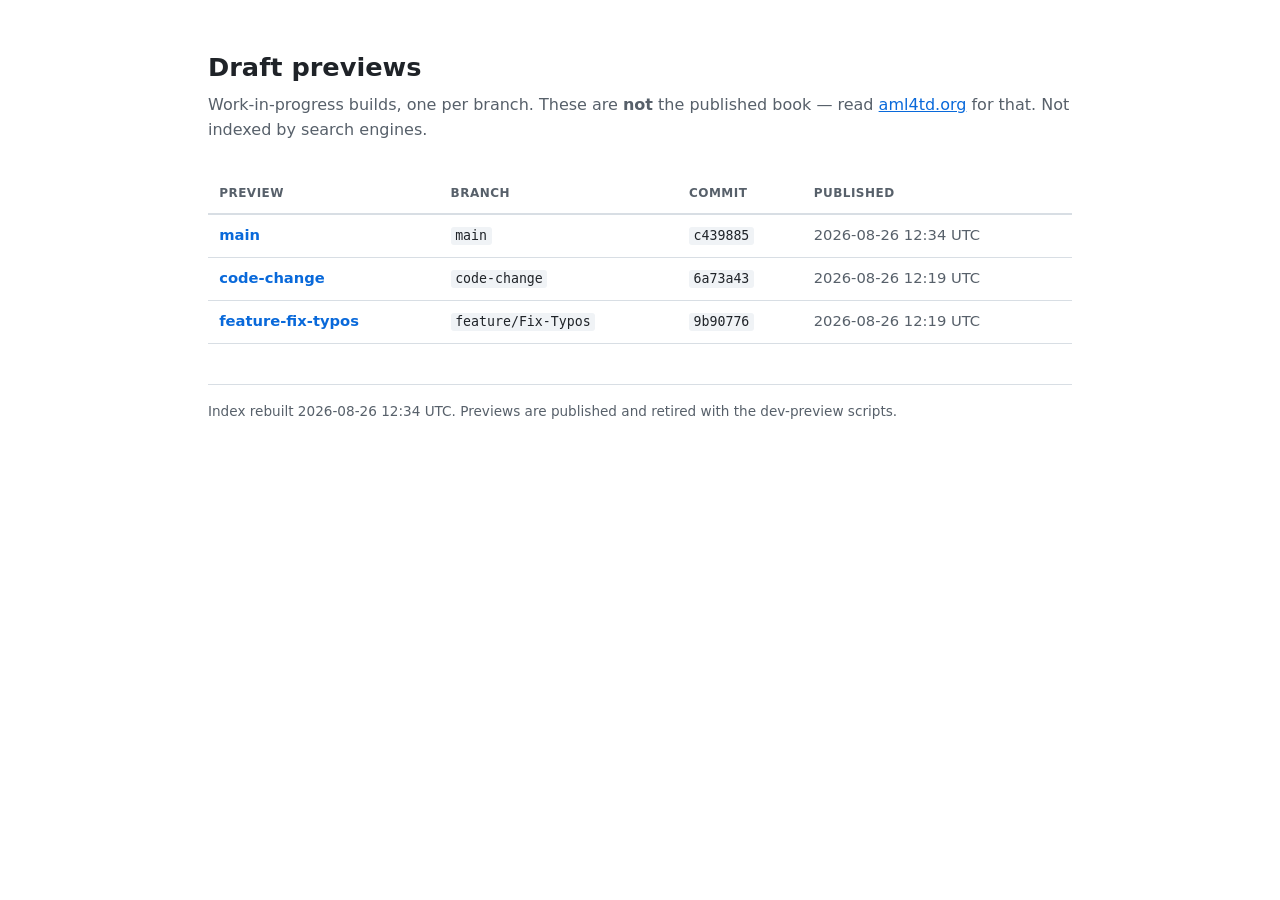
<file: index.html>
<!doctype html>
<html lang="en">
<meta charset="utf-8">
<meta name="viewport" content="width=device-width, initial-scale=1">
<meta name="robots" content="noindex, nofollow">
<title>Draft previews</title>
<style>
  :root { color-scheme: light; }
  body {
    max-width: 54rem; margin: 3rem auto 4rem; padding: 0 1.25rem;
    font: 16px/1.55 "Libre Franklin", system-ui, -apple-system, sans-serif;
    color: #1f2328; background: #fff;
  }
  h1 { font-size: 1.6rem; margin: 0 0 0.35rem; }
  .lede { color: #57606a; margin: 0 0 2rem; }
  .lede a { color: #0969da; }
  table { border-collapse: collapse; width: 100%; font-size: 0.92rem; }
  th, td { text-align: left; padding: 0.6rem 0.7rem; border-bottom: 1px solid #d8dee4; vertical-align: baseline; }
  th { font-size: 0.75rem; text-transform: uppercase; letter-spacing: 0.04em; color: #57606a; border-bottom-width: 2px; }
  tbody tr:hover { background: #f6f8fa; }
  td.slug a { font-weight: 600; color: #0969da; text-decoration: none; }
  td.slug a:hover { text-decoration: underline; }
  code { font: 0.9em ui-monospace, SFMono-Regular, Menlo, monospace; background: #f0f3f6; padding: 0.1em 0.35em; border-radius: 3px; }
  .when { color: #57606a; white-space: nowrap; }
  .empty { color: #57606a; font-style: italic; padding: 2rem 0; }
  footer { margin-top: 2.5rem; padding-top: 1rem; border-top: 1px solid #d8dee4; color: #57606a; font-size: 0.85rem; }
</style>
<h1>Draft previews</h1>
<p class="lede">Work-in-progress builds, one per branch. These are <strong>not</strong> the published book &mdash; read <a href="https://aml4td.org">aml4td.org</a> for that. Not indexed by search engines.</p>
<table>
  <thead><tr><th>Preview</th><th>Branch</th><th>Commit</th><th>Published</th></tr></thead>
  <tbody>
    <tr><td class="slug"><a href="main/">main</a></td><td><code>main</code></td><td><code>c439885</code></td><td class="when">2026-08-26 12:34 UTC</td></tr>
    <tr><td class="slug"><a href="code-change/">code-change</a></td><td><code>code-change</code></td><td><code>6a73a43</code></td><td class="when">2026-08-26 12:19 UTC</td></tr>
    <tr><td class="slug"><a href="feature-fix-typos/">feature-fix-typos</a></td><td><code>feature/Fix-Typos</code></td><td><code>9b90776</code></td><td class="when">2026-08-26 12:19 UTC</td></tr>
  </tbody>
</table>
<footer>Index rebuilt 2026-08-26 12:34 UTC. Previews are published and retired with the dev-preview scripts.</footer>
</html>
</file>
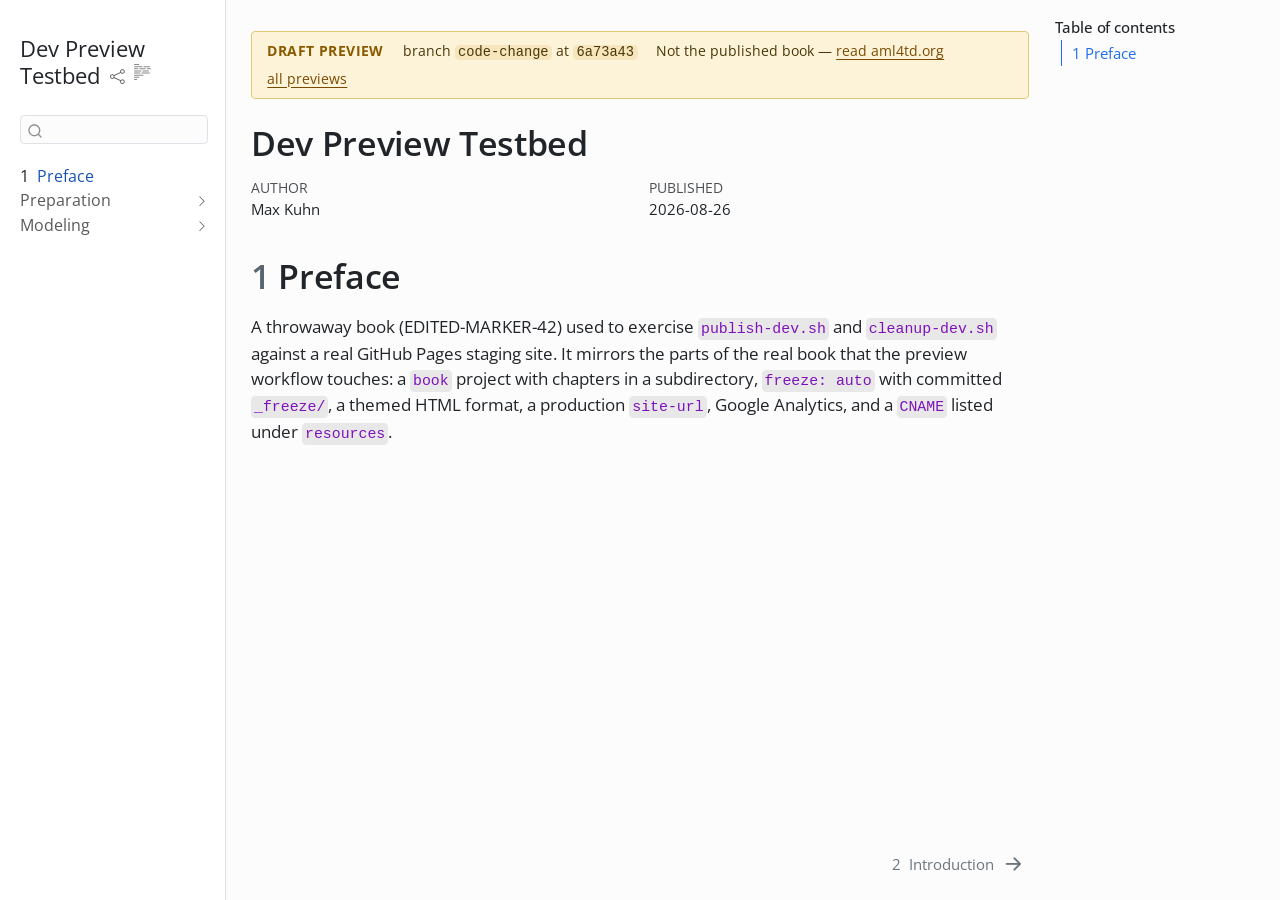
<file: code-change/index.html>
<!DOCTYPE html>
<html xmlns="http://www.w3.org/1999/xhtml" lang="en" xml:lang="en"><head>

<meta charset="utf-8">
<meta name="generator" content="quarto-1.9.36">

<meta name="viewport" content="width=device-width, initial-scale=1.0, user-scalable=yes">

<meta name="author" content="Max Kuhn">
<meta name="dcterms.date" content="2026-08-26">

<title>Dev Preview Testbed</title>
<style>
/* Default styles provided by pandoc.
** See https://pandoc.org/MANUAL.html#variables-for-html for config info.
*/
code{white-space: pre-wrap;}
span.smallcaps{font-variant: small-caps;}
div.columns{display: flex; gap: min(4vw, 1.5em);}
div.column{flex: auto; overflow-x: auto;}
div.hanging-indent{margin-left: 1.5em; text-indent: -1.5em;}
ul.task-list{list-style: none;}
ul.task-list li input[type="checkbox"] {
  width: 0.8em;
  margin: 0 0.8em 0.2em -1em; /* quarto-specific, see https://github.com/quarto-dev/quarto-cli/issues/4556 */ 
  vertical-align: middle;
}
</style>


<script src="site_libs/quarto-nav/quarto-nav.js"></script>
<script src="site_libs/quarto-nav/headroom.min.js"></script>
<script src="site_libs/clipboard/clipboard.min.js"></script>
<script src="site_libs/quarto-search/autocomplete.umd.js"></script>
<script src="site_libs/quarto-search/fuse.min.js"></script>
<script src="site_libs/quarto-search/quarto-search.js"></script>
<meta name="quarto:offset" content="./">
<link href="./chapters/intro.html" rel="next">
<script src="site_libs/quarto-html/quarto.js" type="module"></script>
<script src="site_libs/quarto-html/tabsets/tabsets.js" type="module"></script>
<script src="site_libs/quarto-html/popper.min.js"></script>
<script src="site_libs/quarto-html/tippy.umd.min.js"></script>
<script src="site_libs/quarto-html/anchor.min.js"></script>
<link href="site_libs/quarto-html/tippy.css" rel="stylesheet">
<link href="site_libs/quarto-html/quarto-syntax-highlighting-845c23b38eaddc0f92fda52bfe77a8c8.css" rel="stylesheet" id="quarto-text-highlighting-styles">
<script src="site_libs/bootstrap/bootstrap.min.js"></script>
<link href="site_libs/bootstrap/bootstrap-icons.css" rel="stylesheet">
<link href="site_libs/bootstrap/bootstrap-c5a5bbe4616d3a997241d2c7b9c77188.min.css" rel="stylesheet" append-hash="true" id="quarto-bootstrap" data-mode="light">
<script id="quarto-search-options" type="application/json">{
  "location": "sidebar",
  "copy-button": false,
  "collapse-after": 3,
  "panel-placement": "start",
  "type": "textbox",
  "limit": 50,
  "keyboard-shortcut": [
    "f",
    "/",
    "s"
  ],
  "show-item-context": false,
  "language": {
    "search-no-results-text": "No results",
    "search-matching-documents-text": "matching documents",
    "search-copy-link-title": "Copy link to search",
    "search-hide-matches-text": "Hide additional matches",
    "search-more-match-text": "more match in this document",
    "search-more-matches-text": "more matches in this document",
    "search-clear-button-title": "Clear",
    "search-text-placeholder": "",
    "search-detached-cancel-button-title": "Cancel",
    "search-submit-button-title": "Submit",
    "search-label": "Search"
  }
}</script>


</head>

<body class="nav-sidebar docked quarto-light">

<div id="quarto-search-results"></div>
  <header id="quarto-header" class="headroom fixed-top">
  <nav class="quarto-secondary-nav">
    <div class="container-fluid d-flex">
      <button type="button" class="quarto-btn-toggle btn" data-bs-toggle="collapse" role="button" data-bs-target=".quarto-sidebar-collapse-item" aria-controls="quarto-sidebar" aria-expanded="false" aria-label="Toggle sidebar navigation" onclick="if (window.quartoToggleHeadroom) { window.quartoToggleHeadroom(); }">
        <i class="bi bi-layout-text-sidebar-reverse"></i>
      </button>
        <a class="flex-grow-1 no-decor" role="navigation" data-bs-toggle="collapse" data-bs-target=".quarto-sidebar-collapse-item" aria-controls="quarto-sidebar" aria-expanded="false" aria-label="Toggle sidebar navigation" onclick="if (window.quartoToggleHeadroom) { window.quartoToggleHeadroom(); }">      
          <h1 class="quarto-secondary-nav-title">Dev Preview Testbed</h1>
        </a>     
      <button type="button" class="btn quarto-search-button" aria-label="Search" onclick="window.quartoOpenSearch();">
        <i class="bi bi-search"></i>
      </button>
    </div>
  </nav>
</header>
<!-- content -->
<div id="quarto-content" class="quarto-container page-columns page-rows-contents page-layout-article">
<!-- sidebar -->
  <nav id="quarto-sidebar" class="sidebar collapse collapse-horizontal quarto-sidebar-collapse-item sidebar-navigation docked overflow-auto">
    <div class="pt-lg-2 mt-2 text-left sidebar-header">
    <div class="sidebar-title mb-0 py-0">
      <a href="./">Dev Preview Testbed</a> 
        <div class="sidebar-tools-main">
    <div class="dropdown">
      <a href="" title="Share" id="quarto-navigation-tool-dropdown-0" class="quarto-navigation-tool dropdown-toggle px-1" data-bs-toggle="dropdown" aria-expanded="false" role="link" aria-label="Share"><i class="bi bi-share"></i></a>
      <ul class="dropdown-menu" aria-labelledby="quarto-navigation-tool-dropdown-0">
          <li>
            <a class="dropdown-item sidebar-tools-main-item" href="https://twitter.com/intent/tweet?url=|url|">
              <i class="bi bi-twitter pe-1"></i>
            Twitter
            </a>
          </li>
          <li>
            <a class="dropdown-item sidebar-tools-main-item" href="https://www.linkedin.com/sharing/share-offsite/?url=|url|">
              <i class="bi bi-linkedin pe-1"></i>
            LinkedIn
            </a>
          </li>
      </ul>
    </div>
  <a href="" class="quarto-reader-toggle quarto-navigation-tool px-1" onclick="window.quartoToggleReader(); return false;" title="Toggle reader mode">
  <div class="quarto-reader-toggle-btn">
  <i class="bi"></i>
  </div>
</a>
</div>
    </div>
      </div>
        <div class="mt-2 flex-shrink-0 align-items-center">
        <div class="sidebar-search">
        <div id="quarto-search" class="" title="Search"></div>
        </div>
        </div>
    <div class="sidebar-menu-container"> 
    <ul class="list-unstyled mt-1">
        <li class="sidebar-item">
  <div class="sidebar-item-container"> 
  <a href="./index.html" class="sidebar-item-text sidebar-link active">
 <span class="menu-text"><span class="chapter-number">1</span>&nbsp; <span class="chapter-title">Preface</span></span></a>
  </div>
</li>
        <li class="sidebar-item sidebar-item-section">
      <div class="sidebar-item-container"> 
            <a class="sidebar-item-text sidebar-link text-start collapsed" data-bs-toggle="collapse" data-bs-target="#quarto-sidebar-section-1" role="navigation" aria-expanded="false">
 <span class="menu-text">Preparation</span></a>
          <a class="sidebar-item-toggle text-start collapsed" data-bs-toggle="collapse" data-bs-target="#quarto-sidebar-section-1" role="navigation" aria-expanded="false" aria-label="Toggle section">
            <i class="bi bi-chevron-right ms-2"></i>
          </a> 
      </div>
      <ul id="quarto-sidebar-section-1" class="collapse list-unstyled sidebar-section depth1 ">  
          <li class="sidebar-item">
  <div class="sidebar-item-container"> 
  <a href="./chapters/intro.html" class="sidebar-item-text sidebar-link">
 <span class="menu-text"><span class="chapter-number">2</span>&nbsp; <span class="chapter-title">Introduction</span></span></a>
  </div>
</li>
      </ul>
  </li>
        <li class="sidebar-item sidebar-item-section">
      <div class="sidebar-item-container"> 
            <a class="sidebar-item-text sidebar-link text-start collapsed" data-bs-toggle="collapse" data-bs-target="#quarto-sidebar-section-2" role="navigation" aria-expanded="false">
 <span class="menu-text">Modeling</span></a>
          <a class="sidebar-item-toggle text-start collapsed" data-bs-toggle="collapse" data-bs-target="#quarto-sidebar-section-2" role="navigation" aria-expanded="false" aria-label="Toggle section">
            <i class="bi bi-chevron-right ms-2"></i>
          </a> 
      </div>
      <ul id="quarto-sidebar-section-2" class="collapse list-unstyled sidebar-section depth1 ">  
          <li class="sidebar-item">
  <div class="sidebar-item-container"> 
  <a href="./chapters/analysis.html" class="sidebar-item-text sidebar-link">
 <span class="menu-text"><span class="chapter-number">3</span>&nbsp; <span class="chapter-title">Analysis</span></span></a>
  </div>
</li>
      </ul>
  </li>
    </ul>
    </div>
</nav>
<div id="quarto-sidebar-glass" class="quarto-sidebar-collapse-item" data-bs-toggle="collapse" data-bs-target=".quarto-sidebar-collapse-item"></div>
<!-- margin-sidebar -->
    <div id="quarto-margin-sidebar" class="sidebar margin-sidebar">
        <nav id="TOC" role="doc-toc" class="toc-active">
    <h2 id="toc-title">Table of contents</h2>
   
  <ul>
  <li><a href="#preface" id="toc-preface" class="nav-link active" data-scroll-target="#preface"><span class="header-section-number">1</span> Preface</a></li>
  </ul>
</nav>
    </div>
<!-- main -->
<main class="content" id="quarto-document-content">
<div class="dev-preview-banner">
  <strong>Draft preview</strong>
  <span>branch <code>code-change</code> at <code>6a73a43</code></span>
  <span>Not the published book —
    <a href="https://aml4td.org">read aml4td.org</a></span>
  <span><a href="https://warm-bread-coffin.org/">all previews</a></span>
</div>
<style>
.dev-preview-banner {
  position: sticky; top: 0; z-index: 500;
  display: flex; flex-wrap: wrap; gap: 0.35rem 1.1rem; align-items: baseline;
  margin: 0 0 1.5rem; padding: 0.55rem 0.9rem;
  background: #fdf3d8; border: 1px solid #e3c874; border-radius: 4px;
  color: #4a3708; font-size: 0.85rem; line-height: 1.35;
}
.dev-preview-banner strong { color: #8a5a00; text-transform: uppercase; letter-spacing: 0.03em; }
.dev-preview-banner code { background: #f6e6bd; color: #4a3708; padding: 0 0.25em; font-size: 0.95em; }
.dev-preview-banner a { color: #7a4a00; text-decoration: underline; }
@media print { .dev-preview-banner { display: none; } }
</style>

<header id="title-block-header" class="quarto-title-block default">
<div class="quarto-title">
<h1 class="title d-none d-lg-block">Dev Preview Testbed</h1>
</div>



<div class="quarto-title-meta">

    <div>
    <div class="quarto-title-meta-heading">Author</div>
    <div class="quarto-title-meta-contents">
             <p>Max Kuhn </p>
          </div>
  </div>
    
    <div>
    <div class="quarto-title-meta-heading">Published</div>
    <div class="quarto-title-meta-contents">
      <p class="date">2026-08-26</p>
    </div>
  </div>
  
    
  </div>
  


</header>


<section id="preface" class="level1" data-number="1">
<h1 data-number="1"><span class="header-section-number">1</span> Preface</h1>
<p>A throwaway book (EDITED-MARKER-42) used to exercise <code>publish-dev.sh</code> and <code>cleanup-dev.sh</code> against a real GitHub Pages staging site. It mirrors the parts of the real book that the preview workflow touches: a <code>book</code> project with chapters in a subdirectory, <code>freeze: auto</code> with committed <code>_freeze/</code>, a themed HTML format, a production <code>site-url</code>, Google Analytics, and a <code>CNAME</code> listed under <code>resources</code>.</p>


</section>

</main> <!-- /main -->
<script id="quarto-html-after-body" type="application/javascript">
  window.document.addEventListener("DOMContentLoaded", function (event) {
    const icon = "";
    const anchorJS = new window.AnchorJS();
    anchorJS.options = {
      placement: 'right',
      icon: icon
    };
    anchorJS.add('.anchored');
    const isCodeAnnotation = (el) => {
      for (const clz of el.classList) {
        if (clz.startsWith('code-annotation-')) {                     
          return true;
        }
      }
      return false;
    }
    const onCopySuccess = function(e) {
      // button target
      const button = e.trigger;
      // don't keep focus
      button.blur();
      // flash "checked"
      button.classList.add('code-copy-button-checked');
      var currentTitle = button.getAttribute("title");
      button.setAttribute("title", "Copied!");
      let tooltip;
      if (window.bootstrap) {
        button.setAttribute("data-bs-toggle", "tooltip");
        button.setAttribute("data-bs-placement", "left");
        button.setAttribute("data-bs-title", "Copied!");
        tooltip = new bootstrap.Tooltip(button, 
          { trigger: "manual", 
            customClass: "code-copy-button-tooltip",
            offset: [0, -8]});
        tooltip.show();    
      }
      setTimeout(function() {
        if (tooltip) {
          tooltip.hide();
          button.removeAttribute("data-bs-title");
          button.removeAttribute("data-bs-toggle");
          button.removeAttribute("data-bs-placement");
        }
        button.setAttribute("title", currentTitle);
        button.classList.remove('code-copy-button-checked');
      }, 1000);
      // clear code selection
      e.clearSelection();
    }
    const getTextToCopy = function(trigger) {
      const outerScaffold = trigger.parentElement.cloneNode(true);
      const codeEl = outerScaffold.querySelector('code');
      for (const childEl of codeEl.children) {
        if (isCodeAnnotation(childEl)) {
          childEl.remove();
        }
      }
      return codeEl.innerText;
    }
    const clipboard = new window.ClipboardJS('.code-copy-button:not([data-in-quarto-modal])', {
      text: getTextToCopy
    });
    clipboard.on('success', onCopySuccess);
    if (window.document.getElementById('quarto-embedded-source-code-modal')) {
      const clipboardModal = new window.ClipboardJS('.code-copy-button[data-in-quarto-modal]', {
        text: getTextToCopy,
        container: window.document.getElementById('quarto-embedded-source-code-modal')
      });
      clipboardModal.on('success', onCopySuccess);
    }
      var localhostRegex = new RegExp(/^(?:http|https):\/\/localhost\:?[0-9]*\//);
      var mailtoRegex = new RegExp(/^mailto:/);
        var filterRegex = new RegExp("https:\/\/warm-bread-coffin\.org\/code-change\/");
      var isInternal = (href) => {
          return filterRegex.test(href) || localhostRegex.test(href) || mailtoRegex.test(href);
      }
      // Inspect non-navigation links and adorn them if external
     var links = window.document.querySelectorAll('a[href]:not(.nav-link):not(.navbar-brand):not(.toc-action):not(.sidebar-link):not(.sidebar-item-toggle):not(.pagination-link):not(.no-external):not([aria-hidden]):not(.dropdown-item):not(.quarto-navigation-tool):not(.about-link)');
      for (var i=0; i<links.length; i++) {
        const link = links[i];
        if (!isInternal(link.href)) {
          // undo the damage that might have been done by quarto-nav.js in the case of
          // links that we want to consider external
          if (link.dataset.originalHref !== undefined) {
            link.href = link.dataset.originalHref;
          }
        }
      }
    function tippyHover(el, contentFn, onTriggerFn, onUntriggerFn) {
      const config = {
        allowHTML: true,
        maxWidth: 500,
        delay: 100,
        arrow: false,
        appendTo: function(el) {
            return el.parentElement;
        },
        interactive: true,
        interactiveBorder: 10,
        theme: 'quarto',
        placement: 'bottom-start',
      };
      if (contentFn) {
        config.content = contentFn;
      }
      if (onTriggerFn) {
        config.onTrigger = onTriggerFn;
      }
      if (onUntriggerFn) {
        config.onUntrigger = onUntriggerFn;
      }
      window.tippy(el, config); 
    }
    const noterefs = window.document.querySelectorAll('a[role="doc-noteref"]');
    for (var i=0; i<noterefs.length; i++) {
      const ref = noterefs[i];
      tippyHover(ref, function() {
        // use id or data attribute instead here
        let href = ref.getAttribute('data-footnote-href') || ref.getAttribute('href');
        try { href = new URL(href).hash; } catch {}
        const id = href.replace(/^#\/?/, "");
        const note = window.document.getElementById(id);
        if (note) {
          return note.innerHTML;
        } else {
          return "";
        }
      });
    }
    const xrefs = window.document.querySelectorAll('a.quarto-xref');
    const processXRef = (id, note) => {
      // Strip column container classes
      const stripColumnClz = (el) => {
        el.classList.remove("page-full", "page-columns");
        if (el.children) {
          for (const child of el.children) {
            stripColumnClz(child);
          }
        }
      }
      stripColumnClz(note)
      if (id === null || id.startsWith('sec-')) {
        // Special case sections, only their first couple elements
        const container = document.createElement("div");
        if (note.children && note.children.length > 2) {
          container.appendChild(note.children[0].cloneNode(true));
          for (let i = 1; i < note.children.length; i++) {
            const child = note.children[i];
            if (child.tagName === "P" && child.innerText === "") {
              continue;
            } else {
              container.appendChild(child.cloneNode(true));
              break;
            }
          }
          if (window.Quarto?.typesetMath) {
            window.Quarto.typesetMath(container);
          }
          return container.innerHTML
        } else {
          if (window.Quarto?.typesetMath) {
            window.Quarto.typesetMath(note);
          }
          return note.innerHTML;
        }
      } else {
        // Remove any anchor links if they are present
        const anchorLink = note.querySelector('a.anchorjs-link');
        if (anchorLink) {
          anchorLink.remove();
        }
        if (window.Quarto?.typesetMath) {
          window.Quarto.typesetMath(note);
        }
        if (note.classList.contains("callout")) {
          return note.outerHTML;
        } else {
          return note.innerHTML;
        }
      }
    }
    for (var i=0; i<xrefs.length; i++) {
      const xref = xrefs[i];
      tippyHover(xref, undefined, function(instance) {
        instance.disable();
        let url = xref.getAttribute('href');
        let hash = undefined; 
        if (url.startsWith('#')) {
          hash = url;
        } else {
          try { hash = new URL(url).hash; } catch {}
        }
        if (hash) {
          const id = hash.replace(/^#\/?/, "");
          const note = window.document.getElementById(id);
          if (note !== null) {
            try {
              const html = processXRef(id, note.cloneNode(true));
              instance.setContent(html);
            } finally {
              instance.enable();
              instance.show();
            }
          } else {
            // See if we can fetch this
            fetch(url.split('#')[0])
            .then(res => res.text())
            .then(html => {
              const parser = new DOMParser();
              const htmlDoc = parser.parseFromString(html, "text/html");
              const note = htmlDoc.getElementById(id);
              if (note !== null) {
                const html = processXRef(id, note);
                instance.setContent(html);
              } 
            }).finally(() => {
              instance.enable();
              instance.show();
            });
          }
        } else {
          // See if we can fetch a full url (with no hash to target)
          // This is a special case and we should probably do some content thinning / targeting
          fetch(url)
          .then(res => res.text())
          .then(html => {
            const parser = new DOMParser();
            const htmlDoc = parser.parseFromString(html, "text/html");
            const note = htmlDoc.querySelector('main.content');
            if (note !== null) {
              // This should only happen for chapter cross references
              // (since there is no id in the URL)
              // remove the first header
              if (note.children.length > 0 && note.children[0].tagName === "HEADER") {
                note.children[0].remove();
              }
              const html = processXRef(null, note);
              instance.setContent(html);
            } 
          }).finally(() => {
            instance.enable();
            instance.show();
          });
        }
      }, function(instance) {
      });
    }
        let selectedAnnoteEl;
        const selectorForAnnotation = ( cell, annotation) => {
          let cellAttr = 'data-code-cell="' + cell + '"';
          let lineAttr = 'data-code-annotation="' +  annotation + '"';
          const selector = 'span[' + cellAttr + '][' + lineAttr + ']';
          return selector;
        }
        const selectCodeLines = (annoteEl) => {
          const doc = window.document;
          const targetCell = annoteEl.getAttribute("data-target-cell");
          const targetAnnotation = annoteEl.getAttribute("data-target-annotation");
          const annoteSpan = window.document.querySelector(selectorForAnnotation(targetCell, targetAnnotation));
          const lines = annoteSpan.getAttribute("data-code-lines").split(",");
          const lineIds = lines.map((line) => {
            return targetCell + "-" + line;
          })
          let top = null;
          let height = null;
          let parent = null;
          if (lineIds.length > 0) {
              //compute the position of the single el (top and bottom and make a div)
              const el = window.document.getElementById(lineIds[0]);
              top = el.offsetTop;
              height = el.offsetHeight;
              parent = el.parentElement.parentElement;
            if (lineIds.length > 1) {
              const lastEl = window.document.getElementById(lineIds[lineIds.length - 1]);
              const bottom = lastEl.offsetTop + lastEl.offsetHeight;
              height = bottom - top;
            }
            if (top !== null && height !== null && parent !== null) {
              // cook up a div (if necessary) and position it 
              let div = window.document.getElementById("code-annotation-line-highlight");
              if (div === null) {
                div = window.document.createElement("div");
                div.setAttribute("id", "code-annotation-line-highlight");
                div.style.position = 'absolute';
                parent.appendChild(div);
              }
              div.style.top = top - 2 + "px";
              div.style.height = height + 4 + "px";
              div.style.left = 0;
              let gutterDiv = window.document.getElementById("code-annotation-line-highlight-gutter");
              if (gutterDiv === null) {
                gutterDiv = window.document.createElement("div");
                gutterDiv.setAttribute("id", "code-annotation-line-highlight-gutter");
                gutterDiv.style.position = 'absolute';
                const codeCell = window.document.getElementById(targetCell);
                const gutter = codeCell.querySelector('.code-annotation-gutter');
                gutter.appendChild(gutterDiv);
              }
              gutterDiv.style.top = top - 2 + "px";
              gutterDiv.style.height = height + 4 + "px";
            }
            selectedAnnoteEl = annoteEl;
          }
        };
        const unselectCodeLines = () => {
          const elementsIds = ["code-annotation-line-highlight", "code-annotation-line-highlight-gutter"];
          elementsIds.forEach((elId) => {
            const div = window.document.getElementById(elId);
            if (div) {
              div.remove();
            }
          });
          selectedAnnoteEl = undefined;
        };
          // Handle positioning of the toggle
      window.addEventListener(
        "resize",
        throttle(() => {
          elRect = undefined;
          if (selectedAnnoteEl) {
            selectCodeLines(selectedAnnoteEl);
          }
        }, 10)
      );
      function throttle(fn, ms) {
      let throttle = false;
      let timer;
        return (...args) => {
          if(!throttle) { // first call gets through
              fn.apply(this, args);
              throttle = true;
          } else { // all the others get throttled
              if(timer) clearTimeout(timer); // cancel #2
              timer = setTimeout(() => {
                fn.apply(this, args);
                timer = throttle = false;
              }, ms);
          }
        };
      }
        // Attach click handler to the DT
        const annoteDls = window.document.querySelectorAll('dt[data-target-cell]');
        for (const annoteDlNode of annoteDls) {
          annoteDlNode.addEventListener('click', (event) => {
            const clickedEl = event.target;
            if (clickedEl !== selectedAnnoteEl) {
              unselectCodeLines();
              const activeEl = window.document.querySelector('dt[data-target-cell].code-annotation-active');
              if (activeEl) {
                activeEl.classList.remove('code-annotation-active');
              }
              selectCodeLines(clickedEl);
              clickedEl.classList.add('code-annotation-active');
            } else {
              // Unselect the line
              unselectCodeLines();
              clickedEl.classList.remove('code-annotation-active');
            }
          });
        }
    const findCites = (el) => {
      const parentEl = el.parentElement;
      if (parentEl) {
        const cites = parentEl.dataset.cites;
        if (cites) {
          return {
            el,
            cites: cites.split(' ')
          };
        } else {
          return findCites(el.parentElement)
        }
      } else {
        return undefined;
      }
    };
    var bibliorefs = window.document.querySelectorAll('a[role="doc-biblioref"]');
    for (var i=0; i<bibliorefs.length; i++) {
      const ref = bibliorefs[i];
      const citeInfo = findCites(ref);
      if (citeInfo) {
        tippyHover(citeInfo.el, function() {
          var popup = window.document.createElement('div');
          citeInfo.cites.forEach(function(cite) {
            var citeDiv = window.document.createElement('div');
            citeDiv.classList.add('hanging-indent');
            citeDiv.classList.add('csl-entry');
            var biblioDiv = window.document.getElementById('ref-' + cite);
            if (biblioDiv) {
              citeDiv.innerHTML = biblioDiv.innerHTML;
            }
            popup.appendChild(citeDiv);
          });
          return popup.innerHTML;
        });
      }
    }
  });
  </script>
<nav class="page-navigation">
  <div class="nav-page nav-page-previous">
  </div>
  <div class="nav-page nav-page-next">
      <a href="./chapters/intro.html" class="pagination-link" aria-label="Introduction">
        <span class="nav-page-text"><span class="chapter-number">2</span>&nbsp; <span class="chapter-title">Introduction</span></span> <i class="bi bi-arrow-right-short"></i>
      </a>
  </div>
</nav>
</div> <!-- /content -->




</body></html>
</file>
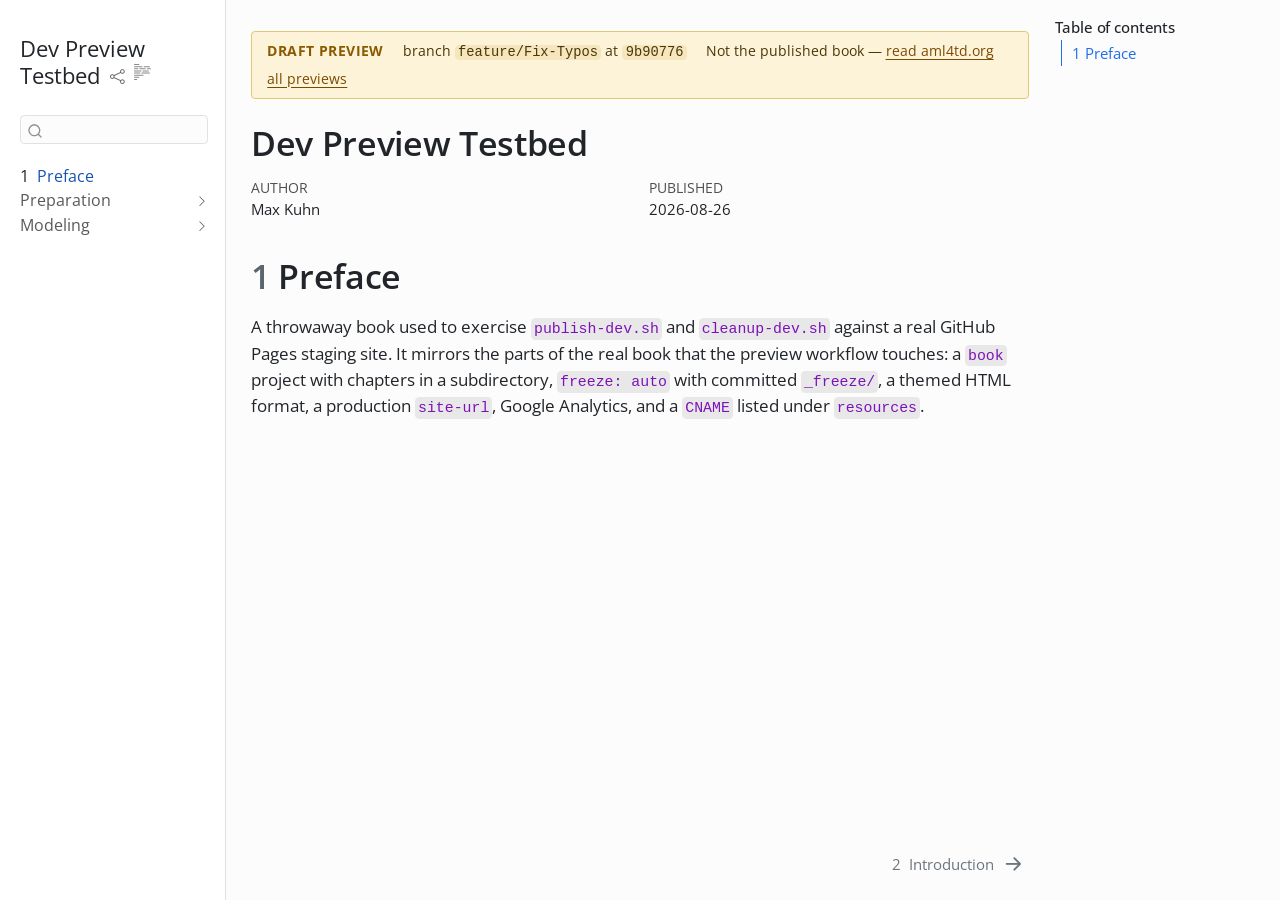
<file: feature-fix-typos/index.html>
<!DOCTYPE html>
<html xmlns="http://www.w3.org/1999/xhtml" lang="en" xml:lang="en"><head>

<meta charset="utf-8">
<meta name="generator" content="quarto-1.9.36">

<meta name="viewport" content="width=device-width, initial-scale=1.0, user-scalable=yes">

<meta name="author" content="Max Kuhn">
<meta name="dcterms.date" content="2026-08-26">

<title>Dev Preview Testbed</title>
<style>
/* Default styles provided by pandoc.
** See https://pandoc.org/MANUAL.html#variables-for-html for config info.
*/
code{white-space: pre-wrap;}
span.smallcaps{font-variant: small-caps;}
div.columns{display: flex; gap: min(4vw, 1.5em);}
div.column{flex: auto; overflow-x: auto;}
div.hanging-indent{margin-left: 1.5em; text-indent: -1.5em;}
ul.task-list{list-style: none;}
ul.task-list li input[type="checkbox"] {
  width: 0.8em;
  margin: 0 0.8em 0.2em -1em; /* quarto-specific, see https://github.com/quarto-dev/quarto-cli/issues/4556 */ 
  vertical-align: middle;
}
</style>


<script src="site_libs/quarto-nav/quarto-nav.js"></script>
<script src="site_libs/quarto-nav/headroom.min.js"></script>
<script src="site_libs/clipboard/clipboard.min.js"></script>
<script src="site_libs/quarto-search/autocomplete.umd.js"></script>
<script src="site_libs/quarto-search/fuse.min.js"></script>
<script src="site_libs/quarto-search/quarto-search.js"></script>
<meta name="quarto:offset" content="./">
<link href="./chapters/intro.html" rel="next">
<script src="site_libs/quarto-html/quarto.js" type="module"></script>
<script src="site_libs/quarto-html/tabsets/tabsets.js" type="module"></script>
<script src="site_libs/quarto-html/popper.min.js"></script>
<script src="site_libs/quarto-html/tippy.umd.min.js"></script>
<script src="site_libs/quarto-html/anchor.min.js"></script>
<link href="site_libs/quarto-html/tippy.css" rel="stylesheet">
<link href="site_libs/quarto-html/quarto-syntax-highlighting-845c23b38eaddc0f92fda52bfe77a8c8.css" rel="stylesheet" id="quarto-text-highlighting-styles">
<script src="site_libs/bootstrap/bootstrap.min.js"></script>
<link href="site_libs/bootstrap/bootstrap-icons.css" rel="stylesheet">
<link href="site_libs/bootstrap/bootstrap-c5a5bbe4616d3a997241d2c7b9c77188.min.css" rel="stylesheet" append-hash="true" id="quarto-bootstrap" data-mode="light">
<script id="quarto-search-options" type="application/json">{
  "location": "sidebar",
  "copy-button": false,
  "collapse-after": 3,
  "panel-placement": "start",
  "type": "textbox",
  "limit": 50,
  "keyboard-shortcut": [
    "f",
    "/",
    "s"
  ],
  "show-item-context": false,
  "language": {
    "search-no-results-text": "No results",
    "search-matching-documents-text": "matching documents",
    "search-copy-link-title": "Copy link to search",
    "search-hide-matches-text": "Hide additional matches",
    "search-more-match-text": "more match in this document",
    "search-more-matches-text": "more matches in this document",
    "search-clear-button-title": "Clear",
    "search-text-placeholder": "",
    "search-detached-cancel-button-title": "Cancel",
    "search-submit-button-title": "Submit",
    "search-label": "Search"
  }
}</script>


</head>

<body class="nav-sidebar docked quarto-light">

<div id="quarto-search-results"></div>
  <header id="quarto-header" class="headroom fixed-top">
  <nav class="quarto-secondary-nav">
    <div class="container-fluid d-flex">
      <button type="button" class="quarto-btn-toggle btn" data-bs-toggle="collapse" role="button" data-bs-target=".quarto-sidebar-collapse-item" aria-controls="quarto-sidebar" aria-expanded="false" aria-label="Toggle sidebar navigation" onclick="if (window.quartoToggleHeadroom) { window.quartoToggleHeadroom(); }">
        <i class="bi bi-layout-text-sidebar-reverse"></i>
      </button>
        <a class="flex-grow-1 no-decor" role="navigation" data-bs-toggle="collapse" data-bs-target=".quarto-sidebar-collapse-item" aria-controls="quarto-sidebar" aria-expanded="false" aria-label="Toggle sidebar navigation" onclick="if (window.quartoToggleHeadroom) { window.quartoToggleHeadroom(); }">      
          <h1 class="quarto-secondary-nav-title">Dev Preview Testbed</h1>
        </a>     
      <button type="button" class="btn quarto-search-button" aria-label="Search" onclick="window.quartoOpenSearch();">
        <i class="bi bi-search"></i>
      </button>
    </div>
  </nav>
</header>
<!-- content -->
<div id="quarto-content" class="quarto-container page-columns page-rows-contents page-layout-article">
<!-- sidebar -->
  <nav id="quarto-sidebar" class="sidebar collapse collapse-horizontal quarto-sidebar-collapse-item sidebar-navigation docked overflow-auto">
    <div class="pt-lg-2 mt-2 text-left sidebar-header">
    <div class="sidebar-title mb-0 py-0">
      <a href="./">Dev Preview Testbed</a> 
        <div class="sidebar-tools-main">
    <div class="dropdown">
      <a href="" title="Share" id="quarto-navigation-tool-dropdown-0" class="quarto-navigation-tool dropdown-toggle px-1" data-bs-toggle="dropdown" aria-expanded="false" role="link" aria-label="Share"><i class="bi bi-share"></i></a>
      <ul class="dropdown-menu" aria-labelledby="quarto-navigation-tool-dropdown-0">
          <li>
            <a class="dropdown-item sidebar-tools-main-item" href="https://twitter.com/intent/tweet?url=|url|">
              <i class="bi bi-twitter pe-1"></i>
            Twitter
            </a>
          </li>
          <li>
            <a class="dropdown-item sidebar-tools-main-item" href="https://www.linkedin.com/sharing/share-offsite/?url=|url|">
              <i class="bi bi-linkedin pe-1"></i>
            LinkedIn
            </a>
          </li>
      </ul>
    </div>
  <a href="" class="quarto-reader-toggle quarto-navigation-tool px-1" onclick="window.quartoToggleReader(); return false;" title="Toggle reader mode">
  <div class="quarto-reader-toggle-btn">
  <i class="bi"></i>
  </div>
</a>
</div>
    </div>
      </div>
        <div class="mt-2 flex-shrink-0 align-items-center">
        <div class="sidebar-search">
        <div id="quarto-search" class="" title="Search"></div>
        </div>
        </div>
    <div class="sidebar-menu-container"> 
    <ul class="list-unstyled mt-1">
        <li class="sidebar-item">
  <div class="sidebar-item-container"> 
  <a href="./index.html" class="sidebar-item-text sidebar-link active">
 <span class="menu-text"><span class="chapter-number">1</span>&nbsp; <span class="chapter-title">Preface</span></span></a>
  </div>
</li>
        <li class="sidebar-item sidebar-item-section">
      <div class="sidebar-item-container"> 
            <a class="sidebar-item-text sidebar-link text-start collapsed" data-bs-toggle="collapse" data-bs-target="#quarto-sidebar-section-1" role="navigation" aria-expanded="false">
 <span class="menu-text">Preparation</span></a>
          <a class="sidebar-item-toggle text-start collapsed" data-bs-toggle="collapse" data-bs-target="#quarto-sidebar-section-1" role="navigation" aria-expanded="false" aria-label="Toggle section">
            <i class="bi bi-chevron-right ms-2"></i>
          </a> 
      </div>
      <ul id="quarto-sidebar-section-1" class="collapse list-unstyled sidebar-section depth1 ">  
          <li class="sidebar-item">
  <div class="sidebar-item-container"> 
  <a href="./chapters/intro.html" class="sidebar-item-text sidebar-link">
 <span class="menu-text"><span class="chapter-number">2</span>&nbsp; <span class="chapter-title">Introduction</span></span></a>
  </div>
</li>
      </ul>
  </li>
        <li class="sidebar-item sidebar-item-section">
      <div class="sidebar-item-container"> 
            <a class="sidebar-item-text sidebar-link text-start collapsed" data-bs-toggle="collapse" data-bs-target="#quarto-sidebar-section-2" role="navigation" aria-expanded="false">
 <span class="menu-text">Modeling</span></a>
          <a class="sidebar-item-toggle text-start collapsed" data-bs-toggle="collapse" data-bs-target="#quarto-sidebar-section-2" role="navigation" aria-expanded="false" aria-label="Toggle section">
            <i class="bi bi-chevron-right ms-2"></i>
          </a> 
      </div>
      <ul id="quarto-sidebar-section-2" class="collapse list-unstyled sidebar-section depth1 ">  
          <li class="sidebar-item">
  <div class="sidebar-item-container"> 
  <a href="./chapters/analysis.html" class="sidebar-item-text sidebar-link">
 <span class="menu-text"><span class="chapter-number">3</span>&nbsp; <span class="chapter-title">Analysis</span></span></a>
  </div>
</li>
      </ul>
  </li>
    </ul>
    </div>
</nav>
<div id="quarto-sidebar-glass" class="quarto-sidebar-collapse-item" data-bs-toggle="collapse" data-bs-target=".quarto-sidebar-collapse-item"></div>
<!-- margin-sidebar -->
    <div id="quarto-margin-sidebar" class="sidebar margin-sidebar">
        <nav id="TOC" role="doc-toc" class="toc-active">
    <h2 id="toc-title">Table of contents</h2>
   
  <ul>
  <li><a href="#preface" id="toc-preface" class="nav-link active" data-scroll-target="#preface"><span class="header-section-number">1</span> Preface</a></li>
  </ul>
</nav>
    </div>
<!-- main -->
<main class="content" id="quarto-document-content">
<div class="dev-preview-banner">
  <strong>Draft preview</strong>
  <span>branch <code>feature/Fix-Typos</code> at <code>9b90776</code></span>
  <span>Not the published book —
    <a href="https://aml4td.org">read aml4td.org</a></span>
  <span><a href="https://warm-bread-coffin.org/">all previews</a></span>
</div>
<style>
.dev-preview-banner {
  position: sticky; top: 0; z-index: 500;
  display: flex; flex-wrap: wrap; gap: 0.35rem 1.1rem; align-items: baseline;
  margin: 0 0 1.5rem; padding: 0.55rem 0.9rem;
  background: #fdf3d8; border: 1px solid #e3c874; border-radius: 4px;
  color: #4a3708; font-size: 0.85rem; line-height: 1.35;
}
.dev-preview-banner strong { color: #8a5a00; text-transform: uppercase; letter-spacing: 0.03em; }
.dev-preview-banner code { background: #f6e6bd; color: #4a3708; padding: 0 0.25em; font-size: 0.95em; }
.dev-preview-banner a { color: #7a4a00; text-decoration: underline; }
@media print { .dev-preview-banner { display: none; } }
</style>

<header id="title-block-header" class="quarto-title-block default">
<div class="quarto-title">
<h1 class="title d-none d-lg-block">Dev Preview Testbed</h1>
</div>



<div class="quarto-title-meta">

    <div>
    <div class="quarto-title-meta-heading">Author</div>
    <div class="quarto-title-meta-contents">
             <p>Max Kuhn </p>
          </div>
  </div>
    
    <div>
    <div class="quarto-title-meta-heading">Published</div>
    <div class="quarto-title-meta-contents">
      <p class="date">2026-08-26</p>
    </div>
  </div>
  
    
  </div>
  


</header>


<section id="preface" class="level1" data-number="1">
<h1 data-number="1"><span class="header-section-number">1</span> Preface</h1>
<p>A throwaway book used to exercise <code>publish-dev.sh</code> and <code>cleanup-dev.sh</code> against a real GitHub Pages staging site. It mirrors the parts of the real book that the preview workflow touches: a <code>book</code> project with chapters in a subdirectory, <code>freeze: auto</code> with committed <code>_freeze/</code>, a themed HTML format, a production <code>site-url</code>, Google Analytics, and a <code>CNAME</code> listed under <code>resources</code>.</p>


</section>

</main> <!-- /main -->
<script id="quarto-html-after-body" type="application/javascript">
  window.document.addEventListener("DOMContentLoaded", function (event) {
    const icon = "";
    const anchorJS = new window.AnchorJS();
    anchorJS.options = {
      placement: 'right',
      icon: icon
    };
    anchorJS.add('.anchored');
    const isCodeAnnotation = (el) => {
      for (const clz of el.classList) {
        if (clz.startsWith('code-annotation-')) {                     
          return true;
        }
      }
      return false;
    }
    const onCopySuccess = function(e) {
      // button target
      const button = e.trigger;
      // don't keep focus
      button.blur();
      // flash "checked"
      button.classList.add('code-copy-button-checked');
      var currentTitle = button.getAttribute("title");
      button.setAttribute("title", "Copied!");
      let tooltip;
      if (window.bootstrap) {
        button.setAttribute("data-bs-toggle", "tooltip");
        button.setAttribute("data-bs-placement", "left");
        button.setAttribute("data-bs-title", "Copied!");
        tooltip = new bootstrap.Tooltip(button, 
          { trigger: "manual", 
            customClass: "code-copy-button-tooltip",
            offset: [0, -8]});
        tooltip.show();    
      }
      setTimeout(function() {
        if (tooltip) {
          tooltip.hide();
          button.removeAttribute("data-bs-title");
          button.removeAttribute("data-bs-toggle");
          button.removeAttribute("data-bs-placement");
        }
        button.setAttribute("title", currentTitle);
        button.classList.remove('code-copy-button-checked');
      }, 1000);
      // clear code selection
      e.clearSelection();
    }
    const getTextToCopy = function(trigger) {
      const outerScaffold = trigger.parentElement.cloneNode(true);
      const codeEl = outerScaffold.querySelector('code');
      for (const childEl of codeEl.children) {
        if (isCodeAnnotation(childEl)) {
          childEl.remove();
        }
      }
      return codeEl.innerText;
    }
    const clipboard = new window.ClipboardJS('.code-copy-button:not([data-in-quarto-modal])', {
      text: getTextToCopy
    });
    clipboard.on('success', onCopySuccess);
    if (window.document.getElementById('quarto-embedded-source-code-modal')) {
      const clipboardModal = new window.ClipboardJS('.code-copy-button[data-in-quarto-modal]', {
        text: getTextToCopy,
        container: window.document.getElementById('quarto-embedded-source-code-modal')
      });
      clipboardModal.on('success', onCopySuccess);
    }
      var localhostRegex = new RegExp(/^(?:http|https):\/\/localhost\:?[0-9]*\//);
      var mailtoRegex = new RegExp(/^mailto:/);
        var filterRegex = new RegExp("https:\/\/warm-bread-coffin\.org\/feature-fix-typos\/");
      var isInternal = (href) => {
          return filterRegex.test(href) || localhostRegex.test(href) || mailtoRegex.test(href);
      }
      // Inspect non-navigation links and adorn them if external
     var links = window.document.querySelectorAll('a[href]:not(.nav-link):not(.navbar-brand):not(.toc-action):not(.sidebar-link):not(.sidebar-item-toggle):not(.pagination-link):not(.no-external):not([aria-hidden]):not(.dropdown-item):not(.quarto-navigation-tool):not(.about-link)');
      for (var i=0; i<links.length; i++) {
        const link = links[i];
        if (!isInternal(link.href)) {
          // undo the damage that might have been done by quarto-nav.js in the case of
          // links that we want to consider external
          if (link.dataset.originalHref !== undefined) {
            link.href = link.dataset.originalHref;
          }
        }
      }
    function tippyHover(el, contentFn, onTriggerFn, onUntriggerFn) {
      const config = {
        allowHTML: true,
        maxWidth: 500,
        delay: 100,
        arrow: false,
        appendTo: function(el) {
            return el.parentElement;
        },
        interactive: true,
        interactiveBorder: 10,
        theme: 'quarto',
        placement: 'bottom-start',
      };
      if (contentFn) {
        config.content = contentFn;
      }
      if (onTriggerFn) {
        config.onTrigger = onTriggerFn;
      }
      if (onUntriggerFn) {
        config.onUntrigger = onUntriggerFn;
      }
      window.tippy(el, config); 
    }
    const noterefs = window.document.querySelectorAll('a[role="doc-noteref"]');
    for (var i=0; i<noterefs.length; i++) {
      const ref = noterefs[i];
      tippyHover(ref, function() {
        // use id or data attribute instead here
        let href = ref.getAttribute('data-footnote-href') || ref.getAttribute('href');
        try { href = new URL(href).hash; } catch {}
        const id = href.replace(/^#\/?/, "");
        const note = window.document.getElementById(id);
        if (note) {
          return note.innerHTML;
        } else {
          return "";
        }
      });
    }
    const xrefs = window.document.querySelectorAll('a.quarto-xref');
    const processXRef = (id, note) => {
      // Strip column container classes
      const stripColumnClz = (el) => {
        el.classList.remove("page-full", "page-columns");
        if (el.children) {
          for (const child of el.children) {
            stripColumnClz(child);
          }
        }
      }
      stripColumnClz(note)
      if (id === null || id.startsWith('sec-')) {
        // Special case sections, only their first couple elements
        const container = document.createElement("div");
        if (note.children && note.children.length > 2) {
          container.appendChild(note.children[0].cloneNode(true));
          for (let i = 1; i < note.children.length; i++) {
            const child = note.children[i];
            if (child.tagName === "P" && child.innerText === "") {
              continue;
            } else {
              container.appendChild(child.cloneNode(true));
              break;
            }
          }
          if (window.Quarto?.typesetMath) {
            window.Quarto.typesetMath(container);
          }
          return container.innerHTML
        } else {
          if (window.Quarto?.typesetMath) {
            window.Quarto.typesetMath(note);
          }
          return note.innerHTML;
        }
      } else {
        // Remove any anchor links if they are present
        const anchorLink = note.querySelector('a.anchorjs-link');
        if (anchorLink) {
          anchorLink.remove();
        }
        if (window.Quarto?.typesetMath) {
          window.Quarto.typesetMath(note);
        }
        if (note.classList.contains("callout")) {
          return note.outerHTML;
        } else {
          return note.innerHTML;
        }
      }
    }
    for (var i=0; i<xrefs.length; i++) {
      const xref = xrefs[i];
      tippyHover(xref, undefined, function(instance) {
        instance.disable();
        let url = xref.getAttribute('href');
        let hash = undefined; 
        if (url.startsWith('#')) {
          hash = url;
        } else {
          try { hash = new URL(url).hash; } catch {}
        }
        if (hash) {
          const id = hash.replace(/^#\/?/, "");
          const note = window.document.getElementById(id);
          if (note !== null) {
            try {
              const html = processXRef(id, note.cloneNode(true));
              instance.setContent(html);
            } finally {
              instance.enable();
              instance.show();
            }
          } else {
            // See if we can fetch this
            fetch(url.split('#')[0])
            .then(res => res.text())
            .then(html => {
              const parser = new DOMParser();
              const htmlDoc = parser.parseFromString(html, "text/html");
              const note = htmlDoc.getElementById(id);
              if (note !== null) {
                const html = processXRef(id, note);
                instance.setContent(html);
              } 
            }).finally(() => {
              instance.enable();
              instance.show();
            });
          }
        } else {
          // See if we can fetch a full url (with no hash to target)
          // This is a special case and we should probably do some content thinning / targeting
          fetch(url)
          .then(res => res.text())
          .then(html => {
            const parser = new DOMParser();
            const htmlDoc = parser.parseFromString(html, "text/html");
            const note = htmlDoc.querySelector('main.content');
            if (note !== null) {
              // This should only happen for chapter cross references
              // (since there is no id in the URL)
              // remove the first header
              if (note.children.length > 0 && note.children[0].tagName === "HEADER") {
                note.children[0].remove();
              }
              const html = processXRef(null, note);
              instance.setContent(html);
            } 
          }).finally(() => {
            instance.enable();
            instance.show();
          });
        }
      }, function(instance) {
      });
    }
        let selectedAnnoteEl;
        const selectorForAnnotation = ( cell, annotation) => {
          let cellAttr = 'data-code-cell="' + cell + '"';
          let lineAttr = 'data-code-annotation="' +  annotation + '"';
          const selector = 'span[' + cellAttr + '][' + lineAttr + ']';
          return selector;
        }
        const selectCodeLines = (annoteEl) => {
          const doc = window.document;
          const targetCell = annoteEl.getAttribute("data-target-cell");
          const targetAnnotation = annoteEl.getAttribute("data-target-annotation");
          const annoteSpan = window.document.querySelector(selectorForAnnotation(targetCell, targetAnnotation));
          const lines = annoteSpan.getAttribute("data-code-lines").split(",");
          const lineIds = lines.map((line) => {
            return targetCell + "-" + line;
          })
          let top = null;
          let height = null;
          let parent = null;
          if (lineIds.length > 0) {
              //compute the position of the single el (top and bottom and make a div)
              const el = window.document.getElementById(lineIds[0]);
              top = el.offsetTop;
              height = el.offsetHeight;
              parent = el.parentElement.parentElement;
            if (lineIds.length > 1) {
              const lastEl = window.document.getElementById(lineIds[lineIds.length - 1]);
              const bottom = lastEl.offsetTop + lastEl.offsetHeight;
              height = bottom - top;
            }
            if (top !== null && height !== null && parent !== null) {
              // cook up a div (if necessary) and position it 
              let div = window.document.getElementById("code-annotation-line-highlight");
              if (div === null) {
                div = window.document.createElement("div");
                div.setAttribute("id", "code-annotation-line-highlight");
                div.style.position = 'absolute';
                parent.appendChild(div);
              }
              div.style.top = top - 2 + "px";
              div.style.height = height + 4 + "px";
              div.style.left = 0;
              let gutterDiv = window.document.getElementById("code-annotation-line-highlight-gutter");
              if (gutterDiv === null) {
                gutterDiv = window.document.createElement("div");
                gutterDiv.setAttribute("id", "code-annotation-line-highlight-gutter");
                gutterDiv.style.position = 'absolute';
                const codeCell = window.document.getElementById(targetCell);
                const gutter = codeCell.querySelector('.code-annotation-gutter');
                gutter.appendChild(gutterDiv);
              }
              gutterDiv.style.top = top - 2 + "px";
              gutterDiv.style.height = height + 4 + "px";
            }
            selectedAnnoteEl = annoteEl;
          }
        };
        const unselectCodeLines = () => {
          const elementsIds = ["code-annotation-line-highlight", "code-annotation-line-highlight-gutter"];
          elementsIds.forEach((elId) => {
            const div = window.document.getElementById(elId);
            if (div) {
              div.remove();
            }
          });
          selectedAnnoteEl = undefined;
        };
          // Handle positioning of the toggle
      window.addEventListener(
        "resize",
        throttle(() => {
          elRect = undefined;
          if (selectedAnnoteEl) {
            selectCodeLines(selectedAnnoteEl);
          }
        }, 10)
      );
      function throttle(fn, ms) {
      let throttle = false;
      let timer;
        return (...args) => {
          if(!throttle) { // first call gets through
              fn.apply(this, args);
              throttle = true;
          } else { // all the others get throttled
              if(timer) clearTimeout(timer); // cancel #2
              timer = setTimeout(() => {
                fn.apply(this, args);
                timer = throttle = false;
              }, ms);
          }
        };
      }
        // Attach click handler to the DT
        const annoteDls = window.document.querySelectorAll('dt[data-target-cell]');
        for (const annoteDlNode of annoteDls) {
          annoteDlNode.addEventListener('click', (event) => {
            const clickedEl = event.target;
            if (clickedEl !== selectedAnnoteEl) {
              unselectCodeLines();
              const activeEl = window.document.querySelector('dt[data-target-cell].code-annotation-active');
              if (activeEl) {
                activeEl.classList.remove('code-annotation-active');
              }
              selectCodeLines(clickedEl);
              clickedEl.classList.add('code-annotation-active');
            } else {
              // Unselect the line
              unselectCodeLines();
              clickedEl.classList.remove('code-annotation-active');
            }
          });
        }
    const findCites = (el) => {
      const parentEl = el.parentElement;
      if (parentEl) {
        const cites = parentEl.dataset.cites;
        if (cites) {
          return {
            el,
            cites: cites.split(' ')
          };
        } else {
          return findCites(el.parentElement)
        }
      } else {
        return undefined;
      }
    };
    var bibliorefs = window.document.querySelectorAll('a[role="doc-biblioref"]');
    for (var i=0; i<bibliorefs.length; i++) {
      const ref = bibliorefs[i];
      const citeInfo = findCites(ref);
      if (citeInfo) {
        tippyHover(citeInfo.el, function() {
          var popup = window.document.createElement('div');
          citeInfo.cites.forEach(function(cite) {
            var citeDiv = window.document.createElement('div');
            citeDiv.classList.add('hanging-indent');
            citeDiv.classList.add('csl-entry');
            var biblioDiv = window.document.getElementById('ref-' + cite);
            if (biblioDiv) {
              citeDiv.innerHTML = biblioDiv.innerHTML;
            }
            popup.appendChild(citeDiv);
          });
          return popup.innerHTML;
        });
      }
    }
  });
  </script>
<nav class="page-navigation">
  <div class="nav-page nav-page-previous">
  </div>
  <div class="nav-page nav-page-next">
      <a href="./chapters/intro.html" class="pagination-link" aria-label="Introduction">
        <span class="nav-page-text"><span class="chapter-number">2</span>&nbsp; <span class="chapter-title">Introduction</span></span> <i class="bi bi-arrow-right-short"></i>
      </a>
  </div>
</nav>
</div> <!-- /content -->




</body></html>
</file>
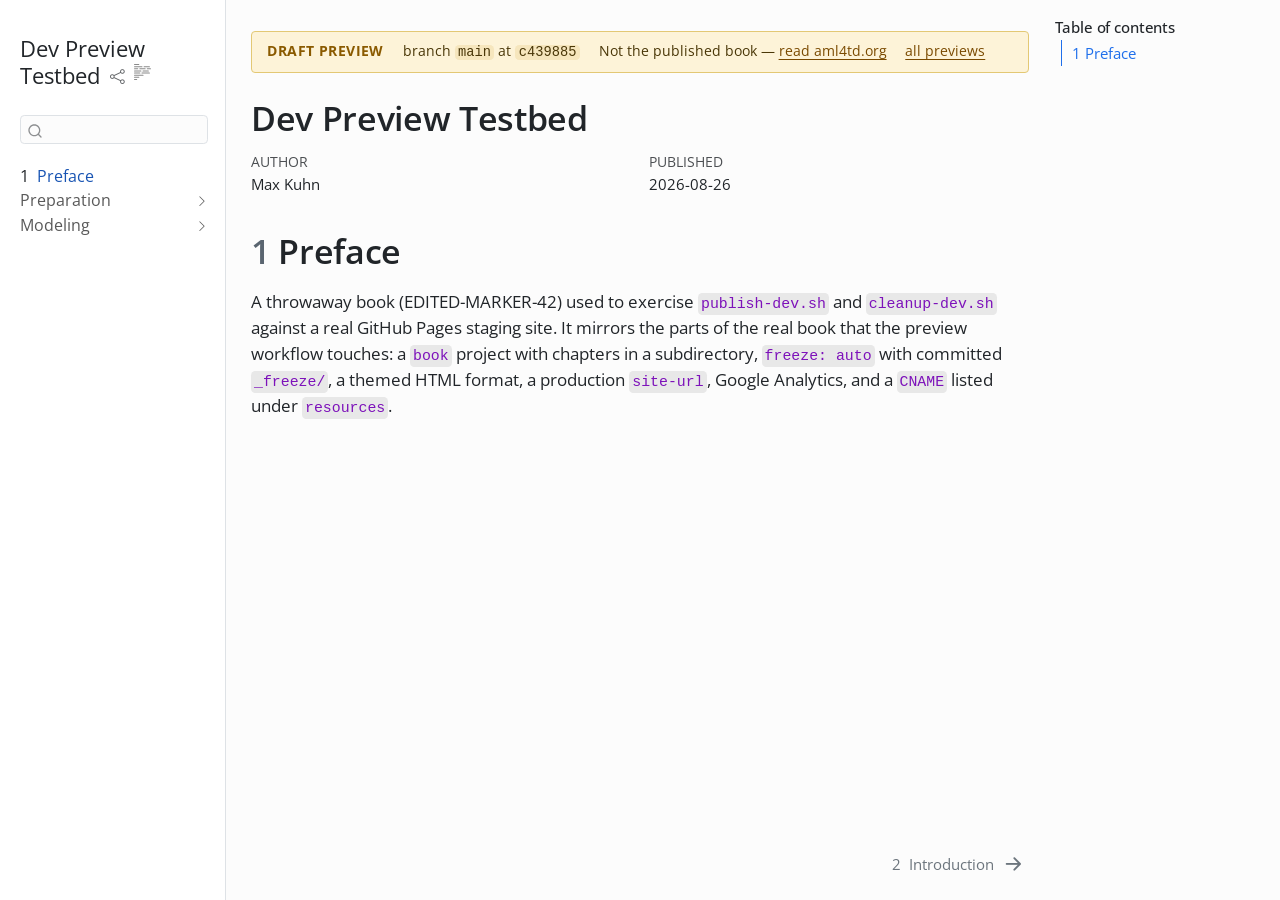
<file: main/index.html>
<!DOCTYPE html>
<html xmlns="http://www.w3.org/1999/xhtml" lang="en" xml:lang="en"><head>

<meta charset="utf-8">
<meta name="generator" content="quarto-1.9.36">

<meta name="viewport" content="width=device-width, initial-scale=1.0, user-scalable=yes">

<meta name="author" content="Max Kuhn">
<meta name="dcterms.date" content="2026-08-26">

<title>Dev Preview Testbed</title>
<style>
/* Default styles provided by pandoc.
** See https://pandoc.org/MANUAL.html#variables-for-html for config info.
*/
code{white-space: pre-wrap;}
span.smallcaps{font-variant: small-caps;}
div.columns{display: flex; gap: min(4vw, 1.5em);}
div.column{flex: auto; overflow-x: auto;}
div.hanging-indent{margin-left: 1.5em; text-indent: -1.5em;}
ul.task-list{list-style: none;}
ul.task-list li input[type="checkbox"] {
  width: 0.8em;
  margin: 0 0.8em 0.2em -1em; /* quarto-specific, see https://github.com/quarto-dev/quarto-cli/issues/4556 */ 
  vertical-align: middle;
}
</style>


<script src="site_libs/quarto-nav/quarto-nav.js"></script>
<script src="site_libs/quarto-nav/headroom.min.js"></script>
<script src="site_libs/clipboard/clipboard.min.js"></script>
<script src="site_libs/quarto-search/autocomplete.umd.js"></script>
<script src="site_libs/quarto-search/fuse.min.js"></script>
<script src="site_libs/quarto-search/quarto-search.js"></script>
<meta name="quarto:offset" content="./">
<link href="./chapters/intro.html" rel="next">
<script src="site_libs/quarto-html/quarto.js" type="module"></script>
<script src="site_libs/quarto-html/tabsets/tabsets.js" type="module"></script>
<script src="site_libs/quarto-html/popper.min.js"></script>
<script src="site_libs/quarto-html/tippy.umd.min.js"></script>
<script src="site_libs/quarto-html/anchor.min.js"></script>
<link href="site_libs/quarto-html/tippy.css" rel="stylesheet">
<link href="site_libs/quarto-html/quarto-syntax-highlighting-845c23b38eaddc0f92fda52bfe77a8c8.css" rel="stylesheet" id="quarto-text-highlighting-styles">
<script src="site_libs/bootstrap/bootstrap.min.js"></script>
<link href="site_libs/bootstrap/bootstrap-icons.css" rel="stylesheet">
<link href="site_libs/bootstrap/bootstrap-c5a5bbe4616d3a997241d2c7b9c77188.min.css" rel="stylesheet" append-hash="true" id="quarto-bootstrap" data-mode="light">
<script id="quarto-search-options" type="application/json">{
  "location": "sidebar",
  "copy-button": false,
  "collapse-after": 3,
  "panel-placement": "start",
  "type": "textbox",
  "limit": 50,
  "keyboard-shortcut": [
    "f",
    "/",
    "s"
  ],
  "show-item-context": false,
  "language": {
    "search-no-results-text": "No results",
    "search-matching-documents-text": "matching documents",
    "search-copy-link-title": "Copy link to search",
    "search-hide-matches-text": "Hide additional matches",
    "search-more-match-text": "more match in this document",
    "search-more-matches-text": "more matches in this document",
    "search-clear-button-title": "Clear",
    "search-text-placeholder": "",
    "search-detached-cancel-button-title": "Cancel",
    "search-submit-button-title": "Submit",
    "search-label": "Search"
  }
}</script>
<style>
.dev-preview-banner {
  position: sticky; top: 0; z-index: 500;
  display: flex; flex-wrap: wrap; gap: 0.35rem 1.1rem; align-items: baseline;
  margin: 0 0 1.5rem; padding: 0.55rem 0.9rem;
  background: #fdf3d8; border: 1px solid #e3c874; border-radius: 4px;
  color: #4a3708; font-size: 0.85rem; line-height: 1.35;
}
.dev-preview-banner strong {
  color: #8a5a00; text-transform: uppercase; letter-spacing: 0.03em;
}
.dev-preview-banner code {
  background: #f6e6bd; color: #4a3708; padding: 0 0.25em; font-size: 0.95em;
}
.dev-preview-banner a { color: #7a4a00; text-decoration: underline; }
@media print { .dev-preview-banner { display: none; } }
</style>


</head>

<body class="nav-sidebar docked quarto-light">

<div id="quarto-search-results"></div>
  <header id="quarto-header" class="headroom fixed-top">
  <nav class="quarto-secondary-nav">
    <div class="container-fluid d-flex">
      <button type="button" class="quarto-btn-toggle btn" data-bs-toggle="collapse" role="button" data-bs-target=".quarto-sidebar-collapse-item" aria-controls="quarto-sidebar" aria-expanded="false" aria-label="Toggle sidebar navigation" onclick="if (window.quartoToggleHeadroom) { window.quartoToggleHeadroom(); }">
        <i class="bi bi-layout-text-sidebar-reverse"></i>
      </button>
        <a class="flex-grow-1 no-decor" role="navigation" data-bs-toggle="collapse" data-bs-target=".quarto-sidebar-collapse-item" aria-controls="quarto-sidebar" aria-expanded="false" aria-label="Toggle sidebar navigation" onclick="if (window.quartoToggleHeadroom) { window.quartoToggleHeadroom(); }">      
          <h1 class="quarto-secondary-nav-title">Dev Preview Testbed</h1>
        </a>     
      <button type="button" class="btn quarto-search-button" aria-label="Search" onclick="window.quartoOpenSearch();">
        <i class="bi bi-search"></i>
      </button>
    </div>
  </nav>
</header>
<!-- content -->
<div id="quarto-content" class="quarto-container page-columns page-rows-contents page-layout-article">
<!-- sidebar -->
  <nav id="quarto-sidebar" class="sidebar collapse collapse-horizontal quarto-sidebar-collapse-item sidebar-navigation docked overflow-auto">
    <div class="pt-lg-2 mt-2 text-left sidebar-header">
    <div class="sidebar-title mb-0 py-0">
      <a href="./">Dev Preview Testbed</a> 
        <div class="sidebar-tools-main">
    <div class="dropdown">
      <a href="" title="Share" id="quarto-navigation-tool-dropdown-0" class="quarto-navigation-tool dropdown-toggle px-1" data-bs-toggle="dropdown" aria-expanded="false" role="link" aria-label="Share"><i class="bi bi-share"></i></a>
      <ul class="dropdown-menu" aria-labelledby="quarto-navigation-tool-dropdown-0">
          <li>
            <a class="dropdown-item sidebar-tools-main-item" href="https://twitter.com/intent/tweet?url=|url|">
              <i class="bi bi-twitter pe-1"></i>
            Twitter
            </a>
          </li>
          <li>
            <a class="dropdown-item sidebar-tools-main-item" href="https://www.linkedin.com/sharing/share-offsite/?url=|url|">
              <i class="bi bi-linkedin pe-1"></i>
            LinkedIn
            </a>
          </li>
      </ul>
    </div>
  <a href="" class="quarto-reader-toggle quarto-navigation-tool px-1" onclick="window.quartoToggleReader(); return false;" title="Toggle reader mode">
  <div class="quarto-reader-toggle-btn">
  <i class="bi"></i>
  </div>
</a>
</div>
    </div>
      </div>
        <div class="mt-2 flex-shrink-0 align-items-center">
        <div class="sidebar-search">
        <div id="quarto-search" class="" title="Search"></div>
        </div>
        </div>
    <div class="sidebar-menu-container"> 
    <ul class="list-unstyled mt-1">
        <li class="sidebar-item">
  <div class="sidebar-item-container"> 
  <a href="./index.html" class="sidebar-item-text sidebar-link active">
 <span class="menu-text"><span class="chapter-number">1</span>&nbsp; <span class="chapter-title">Preface</span></span></a>
  </div>
</li>
        <li class="sidebar-item sidebar-item-section">
      <div class="sidebar-item-container"> 
            <a class="sidebar-item-text sidebar-link text-start collapsed" data-bs-toggle="collapse" data-bs-target="#quarto-sidebar-section-1" role="navigation" aria-expanded="false">
 <span class="menu-text">Preparation</span></a>
          <a class="sidebar-item-toggle text-start collapsed" data-bs-toggle="collapse" data-bs-target="#quarto-sidebar-section-1" role="navigation" aria-expanded="false" aria-label="Toggle section">
            <i class="bi bi-chevron-right ms-2"></i>
          </a> 
      </div>
      <ul id="quarto-sidebar-section-1" class="collapse list-unstyled sidebar-section depth1 ">  
          <li class="sidebar-item">
  <div class="sidebar-item-container"> 
  <a href="./chapters/intro.html" class="sidebar-item-text sidebar-link">
 <span class="menu-text"><span class="chapter-number">2</span>&nbsp; <span class="chapter-title">Introduction</span></span></a>
  </div>
</li>
      </ul>
  </li>
        <li class="sidebar-item sidebar-item-section">
      <div class="sidebar-item-container"> 
            <a class="sidebar-item-text sidebar-link text-start collapsed" data-bs-toggle="collapse" data-bs-target="#quarto-sidebar-section-2" role="navigation" aria-expanded="false">
 <span class="menu-text">Modeling</span></a>
          <a class="sidebar-item-toggle text-start collapsed" data-bs-toggle="collapse" data-bs-target="#quarto-sidebar-section-2" role="navigation" aria-expanded="false" aria-label="Toggle section">
            <i class="bi bi-chevron-right ms-2"></i>
          </a> 
      </div>
      <ul id="quarto-sidebar-section-2" class="collapse list-unstyled sidebar-section depth1 ">  
          <li class="sidebar-item">
  <div class="sidebar-item-container"> 
  <a href="./chapters/analysis.html" class="sidebar-item-text sidebar-link">
 <span class="menu-text"><span class="chapter-number">3</span>&nbsp; <span class="chapter-title">Analysis</span></span></a>
  </div>
</li>
      </ul>
  </li>
    </ul>
    </div>
</nav>
<div id="quarto-sidebar-glass" class="quarto-sidebar-collapse-item" data-bs-toggle="collapse" data-bs-target=".quarto-sidebar-collapse-item"></div>
<!-- margin-sidebar -->
    <div id="quarto-margin-sidebar" class="sidebar margin-sidebar">
        <nav id="TOC" role="doc-toc" class="toc-active">
    <h2 id="toc-title">Table of contents</h2>
   
  <ul>
  <li><a href="#preface" id="toc-preface" class="nav-link active" data-scroll-target="#preface"><span class="header-section-number">1</span> Preface</a></li>
  </ul>
</nav>
    </div>
<!-- main -->
<main class="content" id="quarto-document-content">
<div class="dev-preview-banner">
  <strong>Draft preview</strong>
  <span>branch <code>main</code> at <code>c439885</code></span>
  <span>Not the published book —
    <a href="https://aml4td.org">read aml4td.org</a></span>
  <span><a href="https://warm-bread-coffin.org/">all previews</a></span>
</div>

<header id="title-block-header" class="quarto-title-block default">
<div class="quarto-title">
<h1 class="title d-none d-lg-block">Dev Preview Testbed</h1>
</div>



<div class="quarto-title-meta">

    <div>
    <div class="quarto-title-meta-heading">Author</div>
    <div class="quarto-title-meta-contents">
             <p>Max Kuhn </p>
          </div>
  </div>
    
    <div>
    <div class="quarto-title-meta-heading">Published</div>
    <div class="quarto-title-meta-contents">
      <p class="date">2026-08-26</p>
    </div>
  </div>
  
    
  </div>
  


</header>


<section id="preface" class="level1" data-number="1">
<h1 data-number="1"><span class="header-section-number">1</span> Preface</h1>
<p>A throwaway book (EDITED-MARKER-42) used to exercise <code>publish-dev.sh</code> and <code>cleanup-dev.sh</code> against a real GitHub Pages staging site. It mirrors the parts of the real book that the preview workflow touches: a <code>book</code> project with chapters in a subdirectory, <code>freeze: auto</code> with committed <code>_freeze/</code>, a themed HTML format, a production <code>site-url</code>, Google Analytics, and a <code>CNAME</code> listed under <code>resources</code>.</p>


</section>

</main> <!-- /main -->
<script id="quarto-html-after-body" type="application/javascript">
  window.document.addEventListener("DOMContentLoaded", function (event) {
    const icon = "";
    const anchorJS = new window.AnchorJS();
    anchorJS.options = {
      placement: 'right',
      icon: icon
    };
    anchorJS.add('.anchored');
    const isCodeAnnotation = (el) => {
      for (const clz of el.classList) {
        if (clz.startsWith('code-annotation-')) {                     
          return true;
        }
      }
      return false;
    }
    const onCopySuccess = function(e) {
      // button target
      const button = e.trigger;
      // don't keep focus
      button.blur();
      // flash "checked"
      button.classList.add('code-copy-button-checked');
      var currentTitle = button.getAttribute("title");
      button.setAttribute("title", "Copied!");
      let tooltip;
      if (window.bootstrap) {
        button.setAttribute("data-bs-toggle", "tooltip");
        button.setAttribute("data-bs-placement", "left");
        button.setAttribute("data-bs-title", "Copied!");
        tooltip = new bootstrap.Tooltip(button, 
          { trigger: "manual", 
            customClass: "code-copy-button-tooltip",
            offset: [0, -8]});
        tooltip.show();    
      }
      setTimeout(function() {
        if (tooltip) {
          tooltip.hide();
          button.removeAttribute("data-bs-title");
          button.removeAttribute("data-bs-toggle");
          button.removeAttribute("data-bs-placement");
        }
        button.setAttribute("title", currentTitle);
        button.classList.remove('code-copy-button-checked');
      }, 1000);
      // clear code selection
      e.clearSelection();
    }
    const getTextToCopy = function(trigger) {
      const outerScaffold = trigger.parentElement.cloneNode(true);
      const codeEl = outerScaffold.querySelector('code');
      for (const childEl of codeEl.children) {
        if (isCodeAnnotation(childEl)) {
          childEl.remove();
        }
      }
      return codeEl.innerText;
    }
    const clipboard = new window.ClipboardJS('.code-copy-button:not([data-in-quarto-modal])', {
      text: getTextToCopy
    });
    clipboard.on('success', onCopySuccess);
    if (window.document.getElementById('quarto-embedded-source-code-modal')) {
      const clipboardModal = new window.ClipboardJS('.code-copy-button[data-in-quarto-modal]', {
        text: getTextToCopy,
        container: window.document.getElementById('quarto-embedded-source-code-modal')
      });
      clipboardModal.on('success', onCopySuccess);
    }
      var localhostRegex = new RegExp(/^(?:http|https):\/\/localhost\:?[0-9]*\//);
      var mailtoRegex = new RegExp(/^mailto:/);
        var filterRegex = new RegExp("https:\/\/warm-bread-coffin\.org\/main\/");
      var isInternal = (href) => {
          return filterRegex.test(href) || localhostRegex.test(href) || mailtoRegex.test(href);
      }
      // Inspect non-navigation links and adorn them if external
     var links = window.document.querySelectorAll('a[href]:not(.nav-link):not(.navbar-brand):not(.toc-action):not(.sidebar-link):not(.sidebar-item-toggle):not(.pagination-link):not(.no-external):not([aria-hidden]):not(.dropdown-item):not(.quarto-navigation-tool):not(.about-link)');
      for (var i=0; i<links.length; i++) {
        const link = links[i];
        if (!isInternal(link.href)) {
          // undo the damage that might have been done by quarto-nav.js in the case of
          // links that we want to consider external
          if (link.dataset.originalHref !== undefined) {
            link.href = link.dataset.originalHref;
          }
        }
      }
    function tippyHover(el, contentFn, onTriggerFn, onUntriggerFn) {
      const config = {
        allowHTML: true,
        maxWidth: 500,
        delay: 100,
        arrow: false,
        appendTo: function(el) {
            return el.parentElement;
        },
        interactive: true,
        interactiveBorder: 10,
        theme: 'quarto',
        placement: 'bottom-start',
      };
      if (contentFn) {
        config.content = contentFn;
      }
      if (onTriggerFn) {
        config.onTrigger = onTriggerFn;
      }
      if (onUntriggerFn) {
        config.onUntrigger = onUntriggerFn;
      }
      window.tippy(el, config); 
    }
    const noterefs = window.document.querySelectorAll('a[role="doc-noteref"]');
    for (var i=0; i<noterefs.length; i++) {
      const ref = noterefs[i];
      tippyHover(ref, function() {
        // use id or data attribute instead here
        let href = ref.getAttribute('data-footnote-href') || ref.getAttribute('href');
        try { href = new URL(href).hash; } catch {}
        const id = href.replace(/^#\/?/, "");
        const note = window.document.getElementById(id);
        if (note) {
          return note.innerHTML;
        } else {
          return "";
        }
      });
    }
    const xrefs = window.document.querySelectorAll('a.quarto-xref');
    const processXRef = (id, note) => {
      // Strip column container classes
      const stripColumnClz = (el) => {
        el.classList.remove("page-full", "page-columns");
        if (el.children) {
          for (const child of el.children) {
            stripColumnClz(child);
          }
        }
      }
      stripColumnClz(note)
      if (id === null || id.startsWith('sec-')) {
        // Special case sections, only their first couple elements
        const container = document.createElement("div");
        if (note.children && note.children.length > 2) {
          container.appendChild(note.children[0].cloneNode(true));
          for (let i = 1; i < note.children.length; i++) {
            const child = note.children[i];
            if (child.tagName === "P" && child.innerText === "") {
              continue;
            } else {
              container.appendChild(child.cloneNode(true));
              break;
            }
          }
          if (window.Quarto?.typesetMath) {
            window.Quarto.typesetMath(container);
          }
          return container.innerHTML
        } else {
          if (window.Quarto?.typesetMath) {
            window.Quarto.typesetMath(note);
          }
          return note.innerHTML;
        }
      } else {
        // Remove any anchor links if they are present
        const anchorLink = note.querySelector('a.anchorjs-link');
        if (anchorLink) {
          anchorLink.remove();
        }
        if (window.Quarto?.typesetMath) {
          window.Quarto.typesetMath(note);
        }
        if (note.classList.contains("callout")) {
          return note.outerHTML;
        } else {
          return note.innerHTML;
        }
      }
    }
    for (var i=0; i<xrefs.length; i++) {
      const xref = xrefs[i];
      tippyHover(xref, undefined, function(instance) {
        instance.disable();
        let url = xref.getAttribute('href');
        let hash = undefined; 
        if (url.startsWith('#')) {
          hash = url;
        } else {
          try { hash = new URL(url).hash; } catch {}
        }
        if (hash) {
          const id = hash.replace(/^#\/?/, "");
          const note = window.document.getElementById(id);
          if (note !== null) {
            try {
              const html = processXRef(id, note.cloneNode(true));
              instance.setContent(html);
            } finally {
              instance.enable();
              instance.show();
            }
          } else {
            // See if we can fetch this
            fetch(url.split('#')[0])
            .then(res => res.text())
            .then(html => {
              const parser = new DOMParser();
              const htmlDoc = parser.parseFromString(html, "text/html");
              const note = htmlDoc.getElementById(id);
              if (note !== null) {
                const html = processXRef(id, note);
                instance.setContent(html);
              } 
            }).finally(() => {
              instance.enable();
              instance.show();
            });
          }
        } else {
          // See if we can fetch a full url (with no hash to target)
          // This is a special case and we should probably do some content thinning / targeting
          fetch(url)
          .then(res => res.text())
          .then(html => {
            const parser = new DOMParser();
            const htmlDoc = parser.parseFromString(html, "text/html");
            const note = htmlDoc.querySelector('main.content');
            if (note !== null) {
              // This should only happen for chapter cross references
              // (since there is no id in the URL)
              // remove the first header
              if (note.children.length > 0 && note.children[0].tagName === "HEADER") {
                note.children[0].remove();
              }
              const html = processXRef(null, note);
              instance.setContent(html);
            } 
          }).finally(() => {
            instance.enable();
            instance.show();
          });
        }
      }, function(instance) {
      });
    }
        let selectedAnnoteEl;
        const selectorForAnnotation = ( cell, annotation) => {
          let cellAttr = 'data-code-cell="' + cell + '"';
          let lineAttr = 'data-code-annotation="' +  annotation + '"';
          const selector = 'span[' + cellAttr + '][' + lineAttr + ']';
          return selector;
        }
        const selectCodeLines = (annoteEl) => {
          const doc = window.document;
          const targetCell = annoteEl.getAttribute("data-target-cell");
          const targetAnnotation = annoteEl.getAttribute("data-target-annotation");
          const annoteSpan = window.document.querySelector(selectorForAnnotation(targetCell, targetAnnotation));
          const lines = annoteSpan.getAttribute("data-code-lines").split(",");
          const lineIds = lines.map((line) => {
            return targetCell + "-" + line;
          })
          let top = null;
          let height = null;
          let parent = null;
          if (lineIds.length > 0) {
              //compute the position of the single el (top and bottom and make a div)
              const el = window.document.getElementById(lineIds[0]);
              top = el.offsetTop;
              height = el.offsetHeight;
              parent = el.parentElement.parentElement;
            if (lineIds.length > 1) {
              const lastEl = window.document.getElementById(lineIds[lineIds.length - 1]);
              const bottom = lastEl.offsetTop + lastEl.offsetHeight;
              height = bottom - top;
            }
            if (top !== null && height !== null && parent !== null) {
              // cook up a div (if necessary) and position it 
              let div = window.document.getElementById("code-annotation-line-highlight");
              if (div === null) {
                div = window.document.createElement("div");
                div.setAttribute("id", "code-annotation-line-highlight");
                div.style.position = 'absolute';
                parent.appendChild(div);
              }
              div.style.top = top - 2 + "px";
              div.style.height = height + 4 + "px";
              div.style.left = 0;
              let gutterDiv = window.document.getElementById("code-annotation-line-highlight-gutter");
              if (gutterDiv === null) {
                gutterDiv = window.document.createElement("div");
                gutterDiv.setAttribute("id", "code-annotation-line-highlight-gutter");
                gutterDiv.style.position = 'absolute';
                const codeCell = window.document.getElementById(targetCell);
                const gutter = codeCell.querySelector('.code-annotation-gutter');
                gutter.appendChild(gutterDiv);
              }
              gutterDiv.style.top = top - 2 + "px";
              gutterDiv.style.height = height + 4 + "px";
            }
            selectedAnnoteEl = annoteEl;
          }
        };
        const unselectCodeLines = () => {
          const elementsIds = ["code-annotation-line-highlight", "code-annotation-line-highlight-gutter"];
          elementsIds.forEach((elId) => {
            const div = window.document.getElementById(elId);
            if (div) {
              div.remove();
            }
          });
          selectedAnnoteEl = undefined;
        };
          // Handle positioning of the toggle
      window.addEventListener(
        "resize",
        throttle(() => {
          elRect = undefined;
          if (selectedAnnoteEl) {
            selectCodeLines(selectedAnnoteEl);
          }
        }, 10)
      );
      function throttle(fn, ms) {
      let throttle = false;
      let timer;
        return (...args) => {
          if(!throttle) { // first call gets through
              fn.apply(this, args);
              throttle = true;
          } else { // all the others get throttled
              if(timer) clearTimeout(timer); // cancel #2
              timer = setTimeout(() => {
                fn.apply(this, args);
                timer = throttle = false;
              }, ms);
          }
        };
      }
        // Attach click handler to the DT
        const annoteDls = window.document.querySelectorAll('dt[data-target-cell]');
        for (const annoteDlNode of annoteDls) {
          annoteDlNode.addEventListener('click', (event) => {
            const clickedEl = event.target;
            if (clickedEl !== selectedAnnoteEl) {
              unselectCodeLines();
              const activeEl = window.document.querySelector('dt[data-target-cell].code-annotation-active');
              if (activeEl) {
                activeEl.classList.remove('code-annotation-active');
              }
              selectCodeLines(clickedEl);
              clickedEl.classList.add('code-annotation-active');
            } else {
              // Unselect the line
              unselectCodeLines();
              clickedEl.classList.remove('code-annotation-active');
            }
          });
        }
    const findCites = (el) => {
      const parentEl = el.parentElement;
      if (parentEl) {
        const cites = parentEl.dataset.cites;
        if (cites) {
          return {
            el,
            cites: cites.split(' ')
          };
        } else {
          return findCites(el.parentElement)
        }
      } else {
        return undefined;
      }
    };
    var bibliorefs = window.document.querySelectorAll('a[role="doc-biblioref"]');
    for (var i=0; i<bibliorefs.length; i++) {
      const ref = bibliorefs[i];
      const citeInfo = findCites(ref);
      if (citeInfo) {
        tippyHover(citeInfo.el, function() {
          var popup = window.document.createElement('div');
          citeInfo.cites.forEach(function(cite) {
            var citeDiv = window.document.createElement('div');
            citeDiv.classList.add('hanging-indent');
            citeDiv.classList.add('csl-entry');
            var biblioDiv = window.document.getElementById('ref-' + cite);
            if (biblioDiv) {
              citeDiv.innerHTML = biblioDiv.innerHTML;
            }
            popup.appendChild(citeDiv);
          });
          return popup.innerHTML;
        });
      }
    }
  });
  </script>
<nav class="page-navigation">
  <div class="nav-page nav-page-previous">
  </div>
  <div class="nav-page nav-page-next">
      <a href="./chapters/intro.html" class="pagination-link" aria-label="Introduction">
        <span class="nav-page-text"><span class="chapter-number">2</span>&nbsp; <span class="chapter-title">Introduction</span></span> <i class="bi bi-arrow-right-short"></i>
      </a>
  </div>
</nav>
</div> <!-- /content -->




</body></html>
</file>
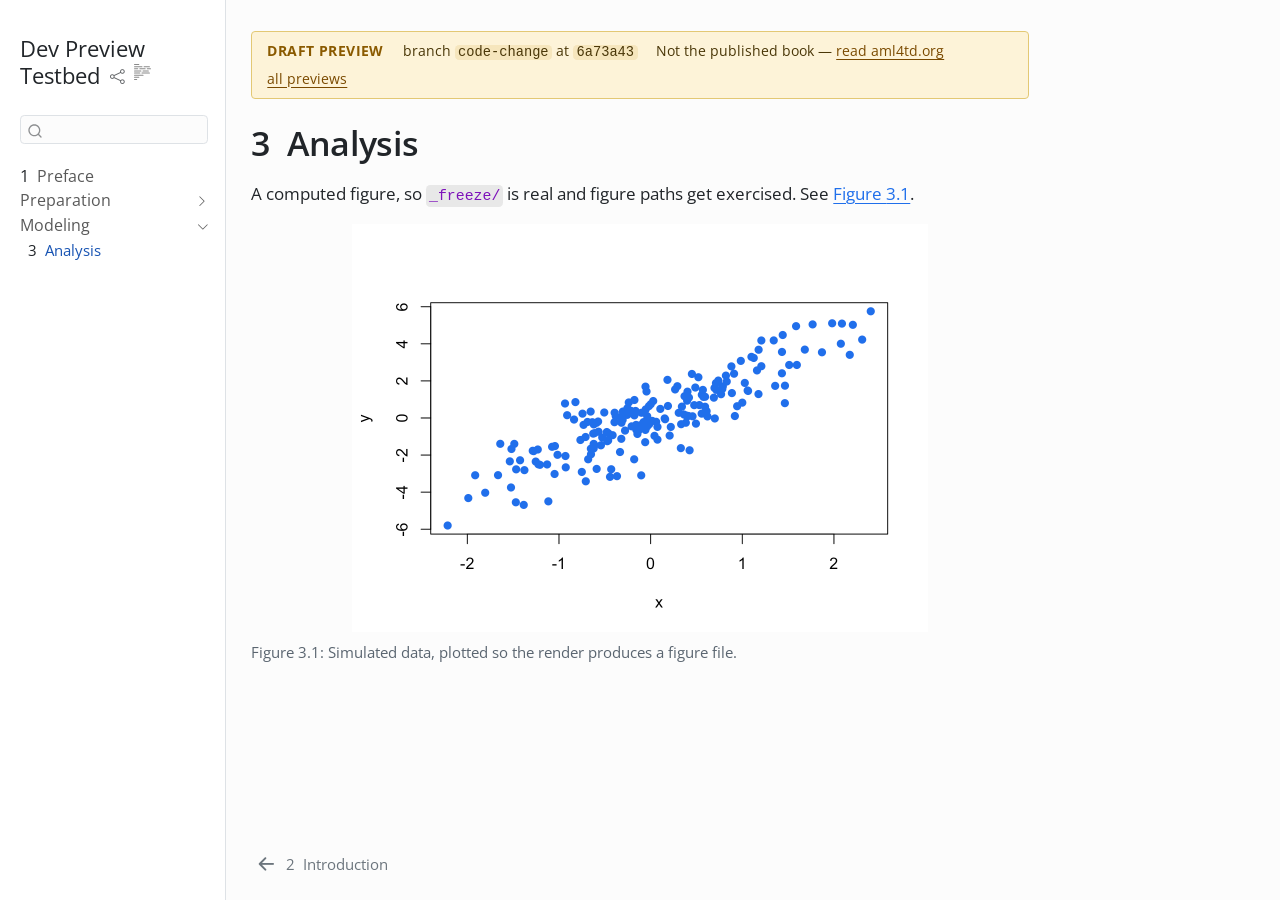
<file: code-change/chapters/analysis.html>
<!DOCTYPE html>
<html xmlns="http://www.w3.org/1999/xhtml" lang="en" xml:lang="en"><head>

<meta charset="utf-8">
<meta name="generator" content="quarto-1.9.36">

<meta name="viewport" content="width=device-width, initial-scale=1.0, user-scalable=yes">


<title>3&nbsp; Analysis – Dev Preview Testbed</title>
<style>
/* Default styles provided by pandoc.
** See https://pandoc.org/MANUAL.html#variables-for-html for config info.
*/
code{white-space: pre-wrap;}
span.smallcaps{font-variant: small-caps;}
div.columns{display: flex; gap: min(4vw, 1.5em);}
div.column{flex: auto; overflow-x: auto;}
div.hanging-indent{margin-left: 1.5em; text-indent: -1.5em;}
ul.task-list{list-style: none;}
ul.task-list li input[type="checkbox"] {
  width: 0.8em;
  margin: 0 0.8em 0.2em -1em; /* quarto-specific, see https://github.com/quarto-dev/quarto-cli/issues/4556 */ 
  vertical-align: middle;
}
</style>


<script src="../site_libs/quarto-nav/quarto-nav.js"></script>
<script src="../site_libs/quarto-nav/headroom.min.js"></script>
<script src="../site_libs/clipboard/clipboard.min.js"></script>
<script src="../site_libs/quarto-search/autocomplete.umd.js"></script>
<script src="../site_libs/quarto-search/fuse.min.js"></script>
<script src="../site_libs/quarto-search/quarto-search.js"></script>
<meta name="quarto:offset" content="../">
<link href="../chapters/intro.html" rel="prev">
<script src="../site_libs/quarto-html/quarto.js" type="module"></script>
<script src="../site_libs/quarto-html/tabsets/tabsets.js" type="module"></script>
<script src="../site_libs/quarto-html/popper.min.js"></script>
<script src="../site_libs/quarto-html/tippy.umd.min.js"></script>
<script src="../site_libs/quarto-html/anchor.min.js"></script>
<link href="../site_libs/quarto-html/tippy.css" rel="stylesheet">
<link href="../site_libs/quarto-html/quarto-syntax-highlighting-845c23b38eaddc0f92fda52bfe77a8c8.css" rel="stylesheet" id="quarto-text-highlighting-styles">
<script src="../site_libs/bootstrap/bootstrap.min.js"></script>
<link href="../site_libs/bootstrap/bootstrap-icons.css" rel="stylesheet">
<link href="../site_libs/bootstrap/bootstrap-c5a5bbe4616d3a997241d2c7b9c77188.min.css" rel="stylesheet" append-hash="true" id="quarto-bootstrap" data-mode="light">
<script id="quarto-search-options" type="application/json">{
  "location": "sidebar",
  "copy-button": false,
  "collapse-after": 3,
  "panel-placement": "start",
  "type": "textbox",
  "limit": 50,
  "keyboard-shortcut": [
    "f",
    "/",
    "s"
  ],
  "show-item-context": false,
  "language": {
    "search-no-results-text": "No results",
    "search-matching-documents-text": "matching documents",
    "search-copy-link-title": "Copy link to search",
    "search-hide-matches-text": "Hide additional matches",
    "search-more-match-text": "more match in this document",
    "search-more-matches-text": "more matches in this document",
    "search-clear-button-title": "Clear",
    "search-text-placeholder": "",
    "search-detached-cancel-button-title": "Cancel",
    "search-submit-button-title": "Submit",
    "search-label": "Search"
  }
}</script>


</head>

<body class="nav-sidebar docked quarto-light">

<div id="quarto-search-results"></div>
  <header id="quarto-header" class="headroom fixed-top">
  <nav class="quarto-secondary-nav">
    <div class="container-fluid d-flex">
      <button type="button" class="quarto-btn-toggle btn" data-bs-toggle="collapse" role="button" data-bs-target=".quarto-sidebar-collapse-item" aria-controls="quarto-sidebar" aria-expanded="false" aria-label="Toggle sidebar navigation" onclick="if (window.quartoToggleHeadroom) { window.quartoToggleHeadroom(); }">
        <i class="bi bi-layout-text-sidebar-reverse"></i>
      </button>
        <a class="flex-grow-1 no-decor" role="navigation" data-bs-toggle="collapse" data-bs-target=".quarto-sidebar-collapse-item" aria-controls="quarto-sidebar" aria-expanded="false" aria-label="Toggle sidebar navigation" onclick="if (window.quartoToggleHeadroom) { window.quartoToggleHeadroom(); }">      
          <h1 class="quarto-secondary-nav-title"><span class="chapter-number">3</span>&nbsp; <span class="chapter-title">Analysis</span></h1>
        </a>     
      <button type="button" class="btn quarto-search-button" aria-label="Search" onclick="window.quartoOpenSearch();">
        <i class="bi bi-search"></i>
      </button>
    </div>
  </nav>
</header>
<!-- content -->
<div id="quarto-content" class="quarto-container page-columns page-rows-contents page-layout-article">
<!-- sidebar -->
  <nav id="quarto-sidebar" class="sidebar collapse collapse-horizontal quarto-sidebar-collapse-item sidebar-navigation docked overflow-auto">
    <div class="pt-lg-2 mt-2 text-left sidebar-header">
    <div class="sidebar-title mb-0 py-0">
      <a href="../">Dev Preview Testbed</a> 
        <div class="sidebar-tools-main">
    <div class="dropdown">
      <a href="" title="Share" id="quarto-navigation-tool-dropdown-0" class="quarto-navigation-tool dropdown-toggle px-1" data-bs-toggle="dropdown" aria-expanded="false" role="link" aria-label="Share"><i class="bi bi-share"></i></a>
      <ul class="dropdown-menu" aria-labelledby="quarto-navigation-tool-dropdown-0">
          <li>
            <a class="dropdown-item sidebar-tools-main-item" href="https://twitter.com/intent/tweet?url=|url|">
              <i class="bi bi-twitter pe-1"></i>
            Twitter
            </a>
          </li>
          <li>
            <a class="dropdown-item sidebar-tools-main-item" href="https://www.linkedin.com/sharing/share-offsite/?url=|url|">
              <i class="bi bi-linkedin pe-1"></i>
            LinkedIn
            </a>
          </li>
      </ul>
    </div>
  <a href="" class="quarto-reader-toggle quarto-navigation-tool px-1" onclick="window.quartoToggleReader(); return false;" title="Toggle reader mode">
  <div class="quarto-reader-toggle-btn">
  <i class="bi"></i>
  </div>
</a>
</div>
    </div>
      </div>
        <div class="mt-2 flex-shrink-0 align-items-center">
        <div class="sidebar-search">
        <div id="quarto-search" class="" title="Search"></div>
        </div>
        </div>
    <div class="sidebar-menu-container"> 
    <ul class="list-unstyled mt-1">
        <li class="sidebar-item">
  <div class="sidebar-item-container"> 
  <a href="../index.html" class="sidebar-item-text sidebar-link">
 <span class="menu-text"><span class="chapter-number">1</span>&nbsp; <span class="chapter-title">Preface</span></span></a>
  </div>
</li>
        <li class="sidebar-item sidebar-item-section">
      <div class="sidebar-item-container"> 
            <a class="sidebar-item-text sidebar-link text-start collapsed" data-bs-toggle="collapse" data-bs-target="#quarto-sidebar-section-1" role="navigation" aria-expanded="false">
 <span class="menu-text">Preparation</span></a>
          <a class="sidebar-item-toggle text-start collapsed" data-bs-toggle="collapse" data-bs-target="#quarto-sidebar-section-1" role="navigation" aria-expanded="false" aria-label="Toggle section">
            <i class="bi bi-chevron-right ms-2"></i>
          </a> 
      </div>
      <ul id="quarto-sidebar-section-1" class="collapse list-unstyled sidebar-section depth1 ">  
          <li class="sidebar-item">
  <div class="sidebar-item-container"> 
  <a href="../chapters/intro.html" class="sidebar-item-text sidebar-link">
 <span class="menu-text"><span class="chapter-number">2</span>&nbsp; <span class="chapter-title">Introduction</span></span></a>
  </div>
</li>
      </ul>
  </li>
        <li class="sidebar-item sidebar-item-section">
      <div class="sidebar-item-container"> 
            <a class="sidebar-item-text sidebar-link text-start" data-bs-toggle="collapse" data-bs-target="#quarto-sidebar-section-2" role="navigation" aria-expanded="true">
 <span class="menu-text">Modeling</span></a>
          <a class="sidebar-item-toggle text-start" data-bs-toggle="collapse" data-bs-target="#quarto-sidebar-section-2" role="navigation" aria-expanded="true" aria-label="Toggle section">
            <i class="bi bi-chevron-right ms-2"></i>
          </a> 
      </div>
      <ul id="quarto-sidebar-section-2" class="collapse list-unstyled sidebar-section depth1 show">  
          <li class="sidebar-item">
  <div class="sidebar-item-container"> 
  <a href="../chapters/analysis.html" class="sidebar-item-text sidebar-link active">
 <span class="menu-text"><span class="chapter-number">3</span>&nbsp; <span class="chapter-title">Analysis</span></span></a>
  </div>
</li>
      </ul>
  </li>
    </ul>
    </div>
</nav>
<div id="quarto-sidebar-glass" class="quarto-sidebar-collapse-item" data-bs-toggle="collapse" data-bs-target=".quarto-sidebar-collapse-item"></div>
<!-- margin-sidebar -->
    <div id="quarto-margin-sidebar" class="sidebar margin-sidebar zindex-bottom">
        
    </div>
<!-- main -->
<main class="content" id="quarto-document-content">
<div class="dev-preview-banner">
  <strong>Draft preview</strong>
  <span>branch <code>code-change</code> at <code>6a73a43</code></span>
  <span>Not the published book —
    <a href="https://aml4td.org">read aml4td.org</a></span>
  <span><a href="https://warm-bread-coffin.org/">all previews</a></span>
</div>
<style>
.dev-preview-banner {
  position: sticky; top: 0; z-index: 500;
  display: flex; flex-wrap: wrap; gap: 0.35rem 1.1rem; align-items: baseline;
  margin: 0 0 1.5rem; padding: 0.55rem 0.9rem;
  background: #fdf3d8; border: 1px solid #e3c874; border-radius: 4px;
  color: #4a3708; font-size: 0.85rem; line-height: 1.35;
}
.dev-preview-banner strong { color: #8a5a00; text-transform: uppercase; letter-spacing: 0.03em; }
.dev-preview-banner code { background: #f6e6bd; color: #4a3708; padding: 0 0.25em; font-size: 0.95em; }
.dev-preview-banner a { color: #7a4a00; text-decoration: underline; }
@media print { .dev-preview-banner { display: none; } }
</style>

<header id="title-block-header" class="quarto-title-block default">
<div class="quarto-title">
<h1 class="title d-none d-lg-block"><span class="chapter-number">3</span>&nbsp; <span class="chapter-title">Analysis</span></h1>
</div>



<div class="quarto-title-meta">

    
  
    
  </div>
  


</header>


<p>A computed figure, so <code>_freeze/</code> is real and figure paths get exercised. See <a href="#fig-scatter" class="quarto-xref">Figure&nbsp;<span>3.1</span></a>.</p>
<div class="cell">
<div class="cell-output-display">
<div id="fig-scatter" class="quarto-float quarto-figure quarto-figure-center anchored">
<figure class="quarto-float quarto-float-fig figure">
<div aria-describedby="fig-scatter-caption-0ceaefa1-69ba-4598-a22c-09a6ac19f8ca">
<img src="analysis_files/figure-html/fig-scatter-1.png" class="img-fluid figure-img" width="576">
</div>
<figcaption class="quarto-float-caption-bottom quarto-float-caption quarto-float-fig" id="fig-scatter-caption-0ceaefa1-69ba-4598-a22c-09a6ac19f8ca">
Figure&nbsp;3.1: Simulated data, plotted so the render produces a figure file.
</figcaption>
</figure>
</div>
</div>
</div>



</main> <!-- /main -->
<script id="quarto-html-after-body" type="application/javascript">
  window.document.addEventListener("DOMContentLoaded", function (event) {
    const icon = "";
    const anchorJS = new window.AnchorJS();
    anchorJS.options = {
      placement: 'right',
      icon: icon
    };
    anchorJS.add('.anchored');
    const isCodeAnnotation = (el) => {
      for (const clz of el.classList) {
        if (clz.startsWith('code-annotation-')) {                     
          return true;
        }
      }
      return false;
    }
    const onCopySuccess = function(e) {
      // button target
      const button = e.trigger;
      // don't keep focus
      button.blur();
      // flash "checked"
      button.classList.add('code-copy-button-checked');
      var currentTitle = button.getAttribute("title");
      button.setAttribute("title", "Copied!");
      let tooltip;
      if (window.bootstrap) {
        button.setAttribute("data-bs-toggle", "tooltip");
        button.setAttribute("data-bs-placement", "left");
        button.setAttribute("data-bs-title", "Copied!");
        tooltip = new bootstrap.Tooltip(button, 
          { trigger: "manual", 
            customClass: "code-copy-button-tooltip",
            offset: [0, -8]});
        tooltip.show();    
      }
      setTimeout(function() {
        if (tooltip) {
          tooltip.hide();
          button.removeAttribute("data-bs-title");
          button.removeAttribute("data-bs-toggle");
          button.removeAttribute("data-bs-placement");
        }
        button.setAttribute("title", currentTitle);
        button.classList.remove('code-copy-button-checked');
      }, 1000);
      // clear code selection
      e.clearSelection();
    }
    const getTextToCopy = function(trigger) {
      const outerScaffold = trigger.parentElement.cloneNode(true);
      const codeEl = outerScaffold.querySelector('code');
      for (const childEl of codeEl.children) {
        if (isCodeAnnotation(childEl)) {
          childEl.remove();
        }
      }
      return codeEl.innerText;
    }
    const clipboard = new window.ClipboardJS('.code-copy-button:not([data-in-quarto-modal])', {
      text: getTextToCopy
    });
    clipboard.on('success', onCopySuccess);
    if (window.document.getElementById('quarto-embedded-source-code-modal')) {
      const clipboardModal = new window.ClipboardJS('.code-copy-button[data-in-quarto-modal]', {
        text: getTextToCopy,
        container: window.document.getElementById('quarto-embedded-source-code-modal')
      });
      clipboardModal.on('success', onCopySuccess);
    }
      var localhostRegex = new RegExp(/^(?:http|https):\/\/localhost\:?[0-9]*\//);
      var mailtoRegex = new RegExp(/^mailto:/);
        var filterRegex = new RegExp("https:\/\/warm-bread-coffin\.org\/code-change\/");
      var isInternal = (href) => {
          return filterRegex.test(href) || localhostRegex.test(href) || mailtoRegex.test(href);
      }
      // Inspect non-navigation links and adorn them if external
     var links = window.document.querySelectorAll('a[href]:not(.nav-link):not(.navbar-brand):not(.toc-action):not(.sidebar-link):not(.sidebar-item-toggle):not(.pagination-link):not(.no-external):not([aria-hidden]):not(.dropdown-item):not(.quarto-navigation-tool):not(.about-link)');
      for (var i=0; i<links.length; i++) {
        const link = links[i];
        if (!isInternal(link.href)) {
          // undo the damage that might have been done by quarto-nav.js in the case of
          // links that we want to consider external
          if (link.dataset.originalHref !== undefined) {
            link.href = link.dataset.originalHref;
          }
        }
      }
    function tippyHover(el, contentFn, onTriggerFn, onUntriggerFn) {
      const config = {
        allowHTML: true,
        maxWidth: 500,
        delay: 100,
        arrow: false,
        appendTo: function(el) {
            return el.parentElement;
        },
        interactive: true,
        interactiveBorder: 10,
        theme: 'quarto',
        placement: 'bottom-start',
      };
      if (contentFn) {
        config.content = contentFn;
      }
      if (onTriggerFn) {
        config.onTrigger = onTriggerFn;
      }
      if (onUntriggerFn) {
        config.onUntrigger = onUntriggerFn;
      }
      window.tippy(el, config); 
    }
    const noterefs = window.document.querySelectorAll('a[role="doc-noteref"]');
    for (var i=0; i<noterefs.length; i++) {
      const ref = noterefs[i];
      tippyHover(ref, function() {
        // use id or data attribute instead here
        let href = ref.getAttribute('data-footnote-href') || ref.getAttribute('href');
        try { href = new URL(href).hash; } catch {}
        const id = href.replace(/^#\/?/, "");
        const note = window.document.getElementById(id);
        if (note) {
          return note.innerHTML;
        } else {
          return "";
        }
      });
    }
    const xrefs = window.document.querySelectorAll('a.quarto-xref');
    const processXRef = (id, note) => {
      // Strip column container classes
      const stripColumnClz = (el) => {
        el.classList.remove("page-full", "page-columns");
        if (el.children) {
          for (const child of el.children) {
            stripColumnClz(child);
          }
        }
      }
      stripColumnClz(note)
      if (id === null || id.startsWith('sec-')) {
        // Special case sections, only their first couple elements
        const container = document.createElement("div");
        if (note.children && note.children.length > 2) {
          container.appendChild(note.children[0].cloneNode(true));
          for (let i = 1; i < note.children.length; i++) {
            const child = note.children[i];
            if (child.tagName === "P" && child.innerText === "") {
              continue;
            } else {
              container.appendChild(child.cloneNode(true));
              break;
            }
          }
          if (window.Quarto?.typesetMath) {
            window.Quarto.typesetMath(container);
          }
          return container.innerHTML
        } else {
          if (window.Quarto?.typesetMath) {
            window.Quarto.typesetMath(note);
          }
          return note.innerHTML;
        }
      } else {
        // Remove any anchor links if they are present
        const anchorLink = note.querySelector('a.anchorjs-link');
        if (anchorLink) {
          anchorLink.remove();
        }
        if (window.Quarto?.typesetMath) {
          window.Quarto.typesetMath(note);
        }
        if (note.classList.contains("callout")) {
          return note.outerHTML;
        } else {
          return note.innerHTML;
        }
      }
    }
    for (var i=0; i<xrefs.length; i++) {
      const xref = xrefs[i];
      tippyHover(xref, undefined, function(instance) {
        instance.disable();
        let url = xref.getAttribute('href');
        let hash = undefined; 
        if (url.startsWith('#')) {
          hash = url;
        } else {
          try { hash = new URL(url).hash; } catch {}
        }
        if (hash) {
          const id = hash.replace(/^#\/?/, "");
          const note = window.document.getElementById(id);
          if (note !== null) {
            try {
              const html = processXRef(id, note.cloneNode(true));
              instance.setContent(html);
            } finally {
              instance.enable();
              instance.show();
            }
          } else {
            // See if we can fetch this
            fetch(url.split('#')[0])
            .then(res => res.text())
            .then(html => {
              const parser = new DOMParser();
              const htmlDoc = parser.parseFromString(html, "text/html");
              const note = htmlDoc.getElementById(id);
              if (note !== null) {
                const html = processXRef(id, note);
                instance.setContent(html);
              } 
            }).finally(() => {
              instance.enable();
              instance.show();
            });
          }
        } else {
          // See if we can fetch a full url (with no hash to target)
          // This is a special case and we should probably do some content thinning / targeting
          fetch(url)
          .then(res => res.text())
          .then(html => {
            const parser = new DOMParser();
            const htmlDoc = parser.parseFromString(html, "text/html");
            const note = htmlDoc.querySelector('main.content');
            if (note !== null) {
              // This should only happen for chapter cross references
              // (since there is no id in the URL)
              // remove the first header
              if (note.children.length > 0 && note.children[0].tagName === "HEADER") {
                note.children[0].remove();
              }
              const html = processXRef(null, note);
              instance.setContent(html);
            } 
          }).finally(() => {
            instance.enable();
            instance.show();
          });
        }
      }, function(instance) {
      });
    }
        let selectedAnnoteEl;
        const selectorForAnnotation = ( cell, annotation) => {
          let cellAttr = 'data-code-cell="' + cell + '"';
          let lineAttr = 'data-code-annotation="' +  annotation + '"';
          const selector = 'span[' + cellAttr + '][' + lineAttr + ']';
          return selector;
        }
        const selectCodeLines = (annoteEl) => {
          const doc = window.document;
          const targetCell = annoteEl.getAttribute("data-target-cell");
          const targetAnnotation = annoteEl.getAttribute("data-target-annotation");
          const annoteSpan = window.document.querySelector(selectorForAnnotation(targetCell, targetAnnotation));
          const lines = annoteSpan.getAttribute("data-code-lines").split(",");
          const lineIds = lines.map((line) => {
            return targetCell + "-" + line;
          })
          let top = null;
          let height = null;
          let parent = null;
          if (lineIds.length > 0) {
              //compute the position of the single el (top and bottom and make a div)
              const el = window.document.getElementById(lineIds[0]);
              top = el.offsetTop;
              height = el.offsetHeight;
              parent = el.parentElement.parentElement;
            if (lineIds.length > 1) {
              const lastEl = window.document.getElementById(lineIds[lineIds.length - 1]);
              const bottom = lastEl.offsetTop + lastEl.offsetHeight;
              height = bottom - top;
            }
            if (top !== null && height !== null && parent !== null) {
              // cook up a div (if necessary) and position it 
              let div = window.document.getElementById("code-annotation-line-highlight");
              if (div === null) {
                div = window.document.createElement("div");
                div.setAttribute("id", "code-annotation-line-highlight");
                div.style.position = 'absolute';
                parent.appendChild(div);
              }
              div.style.top = top - 2 + "px";
              div.style.height = height + 4 + "px";
              div.style.left = 0;
              let gutterDiv = window.document.getElementById("code-annotation-line-highlight-gutter");
              if (gutterDiv === null) {
                gutterDiv = window.document.createElement("div");
                gutterDiv.setAttribute("id", "code-annotation-line-highlight-gutter");
                gutterDiv.style.position = 'absolute';
                const codeCell = window.document.getElementById(targetCell);
                const gutter = codeCell.querySelector('.code-annotation-gutter');
                gutter.appendChild(gutterDiv);
              }
              gutterDiv.style.top = top - 2 + "px";
              gutterDiv.style.height = height + 4 + "px";
            }
            selectedAnnoteEl = annoteEl;
          }
        };
        const unselectCodeLines = () => {
          const elementsIds = ["code-annotation-line-highlight", "code-annotation-line-highlight-gutter"];
          elementsIds.forEach((elId) => {
            const div = window.document.getElementById(elId);
            if (div) {
              div.remove();
            }
          });
          selectedAnnoteEl = undefined;
        };
          // Handle positioning of the toggle
      window.addEventListener(
        "resize",
        throttle(() => {
          elRect = undefined;
          if (selectedAnnoteEl) {
            selectCodeLines(selectedAnnoteEl);
          }
        }, 10)
      );
      function throttle(fn, ms) {
      let throttle = false;
      let timer;
        return (...args) => {
          if(!throttle) { // first call gets through
              fn.apply(this, args);
              throttle = true;
          } else { // all the others get throttled
              if(timer) clearTimeout(timer); // cancel #2
              timer = setTimeout(() => {
                fn.apply(this, args);
                timer = throttle = false;
              }, ms);
          }
        };
      }
        // Attach click handler to the DT
        const annoteDls = window.document.querySelectorAll('dt[data-target-cell]');
        for (const annoteDlNode of annoteDls) {
          annoteDlNode.addEventListener('click', (event) => {
            const clickedEl = event.target;
            if (clickedEl !== selectedAnnoteEl) {
              unselectCodeLines();
              const activeEl = window.document.querySelector('dt[data-target-cell].code-annotation-active');
              if (activeEl) {
                activeEl.classList.remove('code-annotation-active');
              }
              selectCodeLines(clickedEl);
              clickedEl.classList.add('code-annotation-active');
            } else {
              // Unselect the line
              unselectCodeLines();
              clickedEl.classList.remove('code-annotation-active');
            }
          });
        }
    const findCites = (el) => {
      const parentEl = el.parentElement;
      if (parentEl) {
        const cites = parentEl.dataset.cites;
        if (cites) {
          return {
            el,
            cites: cites.split(' ')
          };
        } else {
          return findCites(el.parentElement)
        }
      } else {
        return undefined;
      }
    };
    var bibliorefs = window.document.querySelectorAll('a[role="doc-biblioref"]');
    for (var i=0; i<bibliorefs.length; i++) {
      const ref = bibliorefs[i];
      const citeInfo = findCites(ref);
      if (citeInfo) {
        tippyHover(citeInfo.el, function() {
          var popup = window.document.createElement('div');
          citeInfo.cites.forEach(function(cite) {
            var citeDiv = window.document.createElement('div');
            citeDiv.classList.add('hanging-indent');
            citeDiv.classList.add('csl-entry');
            var biblioDiv = window.document.getElementById('ref-' + cite);
            if (biblioDiv) {
              citeDiv.innerHTML = biblioDiv.innerHTML;
            }
            popup.appendChild(citeDiv);
          });
          return popup.innerHTML;
        });
      }
    }
  });
  </script>
<nav class="page-navigation">
  <div class="nav-page nav-page-previous">
      <a href="../chapters/intro.html" class="pagination-link" aria-label="Introduction">
        <i class="bi bi-arrow-left-short"></i> <span class="nav-page-text"><span class="chapter-number">2</span>&nbsp; <span class="chapter-title">Introduction</span></span>
      </a>          
  </div>
  <div class="nav-page nav-page-next">
  </div>
</nav>
</div> <!-- /content -->




</body></html>
</file>
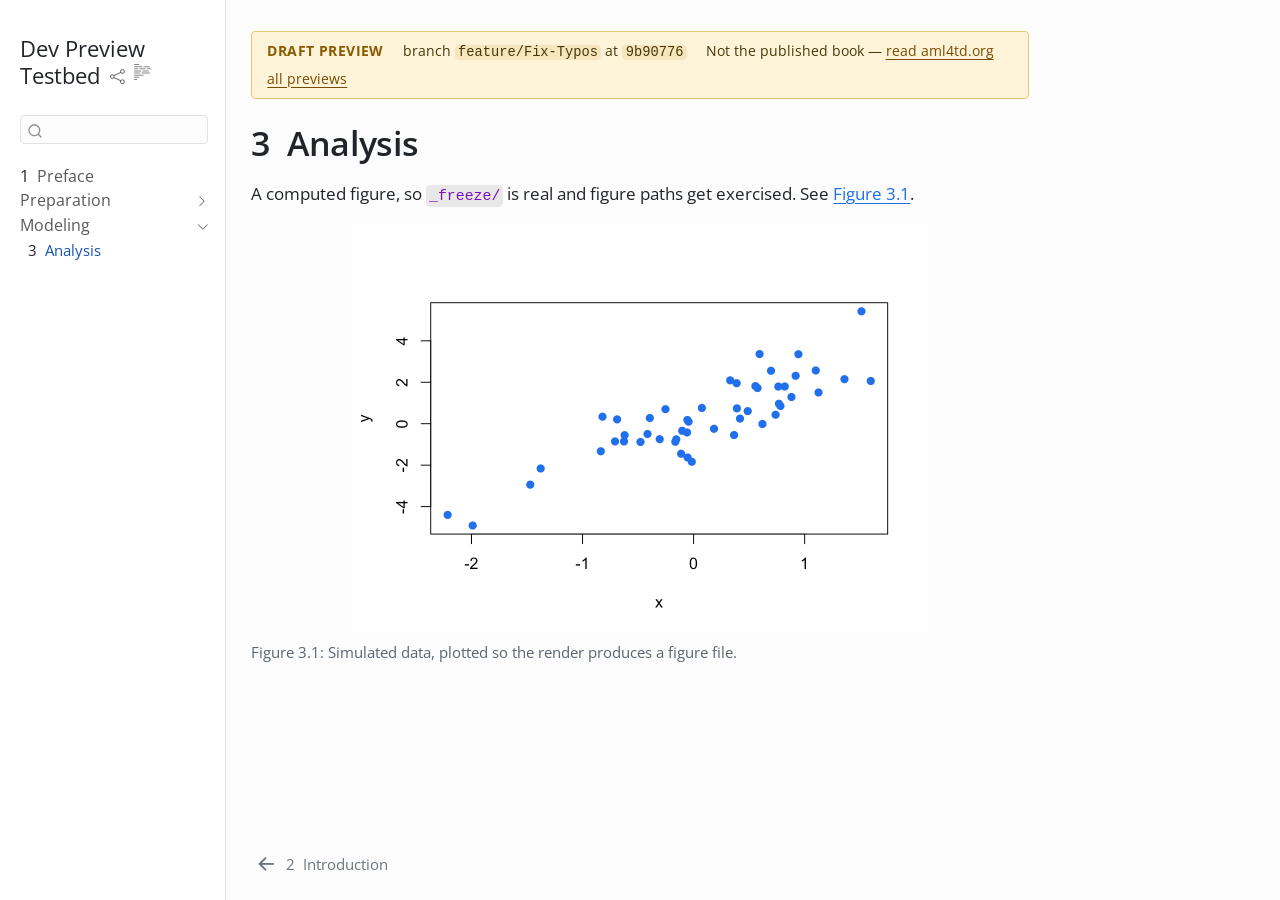
<file: feature-fix-typos/chapters/analysis.html>
<!DOCTYPE html>
<html xmlns="http://www.w3.org/1999/xhtml" lang="en" xml:lang="en"><head>

<meta charset="utf-8">
<meta name="generator" content="quarto-1.9.36">

<meta name="viewport" content="width=device-width, initial-scale=1.0, user-scalable=yes">


<title>3&nbsp; Analysis – Dev Preview Testbed</title>
<style>
/* Default styles provided by pandoc.
** See https://pandoc.org/MANUAL.html#variables-for-html for config info.
*/
code{white-space: pre-wrap;}
span.smallcaps{font-variant: small-caps;}
div.columns{display: flex; gap: min(4vw, 1.5em);}
div.column{flex: auto; overflow-x: auto;}
div.hanging-indent{margin-left: 1.5em; text-indent: -1.5em;}
ul.task-list{list-style: none;}
ul.task-list li input[type="checkbox"] {
  width: 0.8em;
  margin: 0 0.8em 0.2em -1em; /* quarto-specific, see https://github.com/quarto-dev/quarto-cli/issues/4556 */ 
  vertical-align: middle;
}
</style>


<script src="../site_libs/quarto-nav/quarto-nav.js"></script>
<script src="../site_libs/quarto-nav/headroom.min.js"></script>
<script src="../site_libs/clipboard/clipboard.min.js"></script>
<script src="../site_libs/quarto-search/autocomplete.umd.js"></script>
<script src="../site_libs/quarto-search/fuse.min.js"></script>
<script src="../site_libs/quarto-search/quarto-search.js"></script>
<meta name="quarto:offset" content="../">
<link href="../chapters/intro.html" rel="prev">
<script src="../site_libs/quarto-html/quarto.js" type="module"></script>
<script src="../site_libs/quarto-html/tabsets/tabsets.js" type="module"></script>
<script src="../site_libs/quarto-html/popper.min.js"></script>
<script src="../site_libs/quarto-html/tippy.umd.min.js"></script>
<script src="../site_libs/quarto-html/anchor.min.js"></script>
<link href="../site_libs/quarto-html/tippy.css" rel="stylesheet">
<link href="../site_libs/quarto-html/quarto-syntax-highlighting-845c23b38eaddc0f92fda52bfe77a8c8.css" rel="stylesheet" id="quarto-text-highlighting-styles">
<script src="../site_libs/bootstrap/bootstrap.min.js"></script>
<link href="../site_libs/bootstrap/bootstrap-icons.css" rel="stylesheet">
<link href="../site_libs/bootstrap/bootstrap-c5a5bbe4616d3a997241d2c7b9c77188.min.css" rel="stylesheet" append-hash="true" id="quarto-bootstrap" data-mode="light">
<script id="quarto-search-options" type="application/json">{
  "location": "sidebar",
  "copy-button": false,
  "collapse-after": 3,
  "panel-placement": "start",
  "type": "textbox",
  "limit": 50,
  "keyboard-shortcut": [
    "f",
    "/",
    "s"
  ],
  "show-item-context": false,
  "language": {
    "search-no-results-text": "No results",
    "search-matching-documents-text": "matching documents",
    "search-copy-link-title": "Copy link to search",
    "search-hide-matches-text": "Hide additional matches",
    "search-more-match-text": "more match in this document",
    "search-more-matches-text": "more matches in this document",
    "search-clear-button-title": "Clear",
    "search-text-placeholder": "",
    "search-detached-cancel-button-title": "Cancel",
    "search-submit-button-title": "Submit",
    "search-label": "Search"
  }
}</script>


</head>

<body class="nav-sidebar docked quarto-light">

<div id="quarto-search-results"></div>
  <header id="quarto-header" class="headroom fixed-top">
  <nav class="quarto-secondary-nav">
    <div class="container-fluid d-flex">
      <button type="button" class="quarto-btn-toggle btn" data-bs-toggle="collapse" role="button" data-bs-target=".quarto-sidebar-collapse-item" aria-controls="quarto-sidebar" aria-expanded="false" aria-label="Toggle sidebar navigation" onclick="if (window.quartoToggleHeadroom) { window.quartoToggleHeadroom(); }">
        <i class="bi bi-layout-text-sidebar-reverse"></i>
      </button>
        <a class="flex-grow-1 no-decor" role="navigation" data-bs-toggle="collapse" data-bs-target=".quarto-sidebar-collapse-item" aria-controls="quarto-sidebar" aria-expanded="false" aria-label="Toggle sidebar navigation" onclick="if (window.quartoToggleHeadroom) { window.quartoToggleHeadroom(); }">      
          <h1 class="quarto-secondary-nav-title"><span class="chapter-number">3</span>&nbsp; <span class="chapter-title">Analysis</span></h1>
        </a>     
      <button type="button" class="btn quarto-search-button" aria-label="Search" onclick="window.quartoOpenSearch();">
        <i class="bi bi-search"></i>
      </button>
    </div>
  </nav>
</header>
<!-- content -->
<div id="quarto-content" class="quarto-container page-columns page-rows-contents page-layout-article">
<!-- sidebar -->
  <nav id="quarto-sidebar" class="sidebar collapse collapse-horizontal quarto-sidebar-collapse-item sidebar-navigation docked overflow-auto">
    <div class="pt-lg-2 mt-2 text-left sidebar-header">
    <div class="sidebar-title mb-0 py-0">
      <a href="../">Dev Preview Testbed</a> 
        <div class="sidebar-tools-main">
    <div class="dropdown">
      <a href="" title="Share" id="quarto-navigation-tool-dropdown-0" class="quarto-navigation-tool dropdown-toggle px-1" data-bs-toggle="dropdown" aria-expanded="false" role="link" aria-label="Share"><i class="bi bi-share"></i></a>
      <ul class="dropdown-menu" aria-labelledby="quarto-navigation-tool-dropdown-0">
          <li>
            <a class="dropdown-item sidebar-tools-main-item" href="https://twitter.com/intent/tweet?url=|url|">
              <i class="bi bi-twitter pe-1"></i>
            Twitter
            </a>
          </li>
          <li>
            <a class="dropdown-item sidebar-tools-main-item" href="https://www.linkedin.com/sharing/share-offsite/?url=|url|">
              <i class="bi bi-linkedin pe-1"></i>
            LinkedIn
            </a>
          </li>
      </ul>
    </div>
  <a href="" class="quarto-reader-toggle quarto-navigation-tool px-1" onclick="window.quartoToggleReader(); return false;" title="Toggle reader mode">
  <div class="quarto-reader-toggle-btn">
  <i class="bi"></i>
  </div>
</a>
</div>
    </div>
      </div>
        <div class="mt-2 flex-shrink-0 align-items-center">
        <div class="sidebar-search">
        <div id="quarto-search" class="" title="Search"></div>
        </div>
        </div>
    <div class="sidebar-menu-container"> 
    <ul class="list-unstyled mt-1">
        <li class="sidebar-item">
  <div class="sidebar-item-container"> 
  <a href="../index.html" class="sidebar-item-text sidebar-link">
 <span class="menu-text"><span class="chapter-number">1</span>&nbsp; <span class="chapter-title">Preface</span></span></a>
  </div>
</li>
        <li class="sidebar-item sidebar-item-section">
      <div class="sidebar-item-container"> 
            <a class="sidebar-item-text sidebar-link text-start collapsed" data-bs-toggle="collapse" data-bs-target="#quarto-sidebar-section-1" role="navigation" aria-expanded="false">
 <span class="menu-text">Preparation</span></a>
          <a class="sidebar-item-toggle text-start collapsed" data-bs-toggle="collapse" data-bs-target="#quarto-sidebar-section-1" role="navigation" aria-expanded="false" aria-label="Toggle section">
            <i class="bi bi-chevron-right ms-2"></i>
          </a> 
      </div>
      <ul id="quarto-sidebar-section-1" class="collapse list-unstyled sidebar-section depth1 ">  
          <li class="sidebar-item">
  <div class="sidebar-item-container"> 
  <a href="../chapters/intro.html" class="sidebar-item-text sidebar-link">
 <span class="menu-text"><span class="chapter-number">2</span>&nbsp; <span class="chapter-title">Introduction</span></span></a>
  </div>
</li>
      </ul>
  </li>
        <li class="sidebar-item sidebar-item-section">
      <div class="sidebar-item-container"> 
            <a class="sidebar-item-text sidebar-link text-start" data-bs-toggle="collapse" data-bs-target="#quarto-sidebar-section-2" role="navigation" aria-expanded="true">
 <span class="menu-text">Modeling</span></a>
          <a class="sidebar-item-toggle text-start" data-bs-toggle="collapse" data-bs-target="#quarto-sidebar-section-2" role="navigation" aria-expanded="true" aria-label="Toggle section">
            <i class="bi bi-chevron-right ms-2"></i>
          </a> 
      </div>
      <ul id="quarto-sidebar-section-2" class="collapse list-unstyled sidebar-section depth1 show">  
          <li class="sidebar-item">
  <div class="sidebar-item-container"> 
  <a href="../chapters/analysis.html" class="sidebar-item-text sidebar-link active">
 <span class="menu-text"><span class="chapter-number">3</span>&nbsp; <span class="chapter-title">Analysis</span></span></a>
  </div>
</li>
      </ul>
  </li>
    </ul>
    </div>
</nav>
<div id="quarto-sidebar-glass" class="quarto-sidebar-collapse-item" data-bs-toggle="collapse" data-bs-target=".quarto-sidebar-collapse-item"></div>
<!-- margin-sidebar -->
    <div id="quarto-margin-sidebar" class="sidebar margin-sidebar zindex-bottom">
        
    </div>
<!-- main -->
<main class="content" id="quarto-document-content">
<div class="dev-preview-banner">
  <strong>Draft preview</strong>
  <span>branch <code>feature/Fix-Typos</code> at <code>9b90776</code></span>
  <span>Not the published book —
    <a href="https://aml4td.org">read aml4td.org</a></span>
  <span><a href="https://warm-bread-coffin.org/">all previews</a></span>
</div>
<style>
.dev-preview-banner {
  position: sticky; top: 0; z-index: 500;
  display: flex; flex-wrap: wrap; gap: 0.35rem 1.1rem; align-items: baseline;
  margin: 0 0 1.5rem; padding: 0.55rem 0.9rem;
  background: #fdf3d8; border: 1px solid #e3c874; border-radius: 4px;
  color: #4a3708; font-size: 0.85rem; line-height: 1.35;
}
.dev-preview-banner strong { color: #8a5a00; text-transform: uppercase; letter-spacing: 0.03em; }
.dev-preview-banner code { background: #f6e6bd; color: #4a3708; padding: 0 0.25em; font-size: 0.95em; }
.dev-preview-banner a { color: #7a4a00; text-decoration: underline; }
@media print { .dev-preview-banner { display: none; } }
</style>

<header id="title-block-header" class="quarto-title-block default">
<div class="quarto-title">
<h1 class="title d-none d-lg-block"><span class="chapter-number">3</span>&nbsp; <span class="chapter-title">Analysis</span></h1>
</div>



<div class="quarto-title-meta">

    
  
    
  </div>
  


</header>


<p>A computed figure, so <code>_freeze/</code> is real and figure paths get exercised. See <a href="#fig-scatter" class="quarto-xref">Figure&nbsp;<span>3.1</span></a>.</p>
<div class="cell">
<div class="cell-output-display">
<div id="fig-scatter" class="quarto-float quarto-figure quarto-figure-center anchored">
<figure class="quarto-float quarto-float-fig figure">
<div aria-describedby="fig-scatter-caption-0ceaefa1-69ba-4598-a22c-09a6ac19f8ca">
<img src="analysis_files/figure-html/fig-scatter-1.png" class="img-fluid figure-img" width="576">
</div>
<figcaption class="quarto-float-caption-bottom quarto-float-caption quarto-float-fig" id="fig-scatter-caption-0ceaefa1-69ba-4598-a22c-09a6ac19f8ca">
Figure&nbsp;3.1: Simulated data, plotted so the render produces a figure file.
</figcaption>
</figure>
</div>
</div>
</div>



</main> <!-- /main -->
<script id="quarto-html-after-body" type="application/javascript">
  window.document.addEventListener("DOMContentLoaded", function (event) {
    const icon = "";
    const anchorJS = new window.AnchorJS();
    anchorJS.options = {
      placement: 'right',
      icon: icon
    };
    anchorJS.add('.anchored');
    const isCodeAnnotation = (el) => {
      for (const clz of el.classList) {
        if (clz.startsWith('code-annotation-')) {                     
          return true;
        }
      }
      return false;
    }
    const onCopySuccess = function(e) {
      // button target
      const button = e.trigger;
      // don't keep focus
      button.blur();
      // flash "checked"
      button.classList.add('code-copy-button-checked');
      var currentTitle = button.getAttribute("title");
      button.setAttribute("title", "Copied!");
      let tooltip;
      if (window.bootstrap) {
        button.setAttribute("data-bs-toggle", "tooltip");
        button.setAttribute("data-bs-placement", "left");
        button.setAttribute("data-bs-title", "Copied!");
        tooltip = new bootstrap.Tooltip(button, 
          { trigger: "manual", 
            customClass: "code-copy-button-tooltip",
            offset: [0, -8]});
        tooltip.show();    
      }
      setTimeout(function() {
        if (tooltip) {
          tooltip.hide();
          button.removeAttribute("data-bs-title");
          button.removeAttribute("data-bs-toggle");
          button.removeAttribute("data-bs-placement");
        }
        button.setAttribute("title", currentTitle);
        button.classList.remove('code-copy-button-checked');
      }, 1000);
      // clear code selection
      e.clearSelection();
    }
    const getTextToCopy = function(trigger) {
      const outerScaffold = trigger.parentElement.cloneNode(true);
      const codeEl = outerScaffold.querySelector('code');
      for (const childEl of codeEl.children) {
        if (isCodeAnnotation(childEl)) {
          childEl.remove();
        }
      }
      return codeEl.innerText;
    }
    const clipboard = new window.ClipboardJS('.code-copy-button:not([data-in-quarto-modal])', {
      text: getTextToCopy
    });
    clipboard.on('success', onCopySuccess);
    if (window.document.getElementById('quarto-embedded-source-code-modal')) {
      const clipboardModal = new window.ClipboardJS('.code-copy-button[data-in-quarto-modal]', {
        text: getTextToCopy,
        container: window.document.getElementById('quarto-embedded-source-code-modal')
      });
      clipboardModal.on('success', onCopySuccess);
    }
      var localhostRegex = new RegExp(/^(?:http|https):\/\/localhost\:?[0-9]*\//);
      var mailtoRegex = new RegExp(/^mailto:/);
        var filterRegex = new RegExp("https:\/\/warm-bread-coffin\.org\/feature-fix-typos\/");
      var isInternal = (href) => {
          return filterRegex.test(href) || localhostRegex.test(href) || mailtoRegex.test(href);
      }
      // Inspect non-navigation links and adorn them if external
     var links = window.document.querySelectorAll('a[href]:not(.nav-link):not(.navbar-brand):not(.toc-action):not(.sidebar-link):not(.sidebar-item-toggle):not(.pagination-link):not(.no-external):not([aria-hidden]):not(.dropdown-item):not(.quarto-navigation-tool):not(.about-link)');
      for (var i=0; i<links.length; i++) {
        const link = links[i];
        if (!isInternal(link.href)) {
          // undo the damage that might have been done by quarto-nav.js in the case of
          // links that we want to consider external
          if (link.dataset.originalHref !== undefined) {
            link.href = link.dataset.originalHref;
          }
        }
      }
    function tippyHover(el, contentFn, onTriggerFn, onUntriggerFn) {
      const config = {
        allowHTML: true,
        maxWidth: 500,
        delay: 100,
        arrow: false,
        appendTo: function(el) {
            return el.parentElement;
        },
        interactive: true,
        interactiveBorder: 10,
        theme: 'quarto',
        placement: 'bottom-start',
      };
      if (contentFn) {
        config.content = contentFn;
      }
      if (onTriggerFn) {
        config.onTrigger = onTriggerFn;
      }
      if (onUntriggerFn) {
        config.onUntrigger = onUntriggerFn;
      }
      window.tippy(el, config); 
    }
    const noterefs = window.document.querySelectorAll('a[role="doc-noteref"]');
    for (var i=0; i<noterefs.length; i++) {
      const ref = noterefs[i];
      tippyHover(ref, function() {
        // use id or data attribute instead here
        let href = ref.getAttribute('data-footnote-href') || ref.getAttribute('href');
        try { href = new URL(href).hash; } catch {}
        const id = href.replace(/^#\/?/, "");
        const note = window.document.getElementById(id);
        if (note) {
          return note.innerHTML;
        } else {
          return "";
        }
      });
    }
    const xrefs = window.document.querySelectorAll('a.quarto-xref');
    const processXRef = (id, note) => {
      // Strip column container classes
      const stripColumnClz = (el) => {
        el.classList.remove("page-full", "page-columns");
        if (el.children) {
          for (const child of el.children) {
            stripColumnClz(child);
          }
        }
      }
      stripColumnClz(note)
      if (id === null || id.startsWith('sec-')) {
        // Special case sections, only their first couple elements
        const container = document.createElement("div");
        if (note.children && note.children.length > 2) {
          container.appendChild(note.children[0].cloneNode(true));
          for (let i = 1; i < note.children.length; i++) {
            const child = note.children[i];
            if (child.tagName === "P" && child.innerText === "") {
              continue;
            } else {
              container.appendChild(child.cloneNode(true));
              break;
            }
          }
          if (window.Quarto?.typesetMath) {
            window.Quarto.typesetMath(container);
          }
          return container.innerHTML
        } else {
          if (window.Quarto?.typesetMath) {
            window.Quarto.typesetMath(note);
          }
          return note.innerHTML;
        }
      } else {
        // Remove any anchor links if they are present
        const anchorLink = note.querySelector('a.anchorjs-link');
        if (anchorLink) {
          anchorLink.remove();
        }
        if (window.Quarto?.typesetMath) {
          window.Quarto.typesetMath(note);
        }
        if (note.classList.contains("callout")) {
          return note.outerHTML;
        } else {
          return note.innerHTML;
        }
      }
    }
    for (var i=0; i<xrefs.length; i++) {
      const xref = xrefs[i];
      tippyHover(xref, undefined, function(instance) {
        instance.disable();
        let url = xref.getAttribute('href');
        let hash = undefined; 
        if (url.startsWith('#')) {
          hash = url;
        } else {
          try { hash = new URL(url).hash; } catch {}
        }
        if (hash) {
          const id = hash.replace(/^#\/?/, "");
          const note = window.document.getElementById(id);
          if (note !== null) {
            try {
              const html = processXRef(id, note.cloneNode(true));
              instance.setContent(html);
            } finally {
              instance.enable();
              instance.show();
            }
          } else {
            // See if we can fetch this
            fetch(url.split('#')[0])
            .then(res => res.text())
            .then(html => {
              const parser = new DOMParser();
              const htmlDoc = parser.parseFromString(html, "text/html");
              const note = htmlDoc.getElementById(id);
              if (note !== null) {
                const html = processXRef(id, note);
                instance.setContent(html);
              } 
            }).finally(() => {
              instance.enable();
              instance.show();
            });
          }
        } else {
          // See if we can fetch a full url (with no hash to target)
          // This is a special case and we should probably do some content thinning / targeting
          fetch(url)
          .then(res => res.text())
          .then(html => {
            const parser = new DOMParser();
            const htmlDoc = parser.parseFromString(html, "text/html");
            const note = htmlDoc.querySelector('main.content');
            if (note !== null) {
              // This should only happen for chapter cross references
              // (since there is no id in the URL)
              // remove the first header
              if (note.children.length > 0 && note.children[0].tagName === "HEADER") {
                note.children[0].remove();
              }
              const html = processXRef(null, note);
              instance.setContent(html);
            } 
          }).finally(() => {
            instance.enable();
            instance.show();
          });
        }
      }, function(instance) {
      });
    }
        let selectedAnnoteEl;
        const selectorForAnnotation = ( cell, annotation) => {
          let cellAttr = 'data-code-cell="' + cell + '"';
          let lineAttr = 'data-code-annotation="' +  annotation + '"';
          const selector = 'span[' + cellAttr + '][' + lineAttr + ']';
          return selector;
        }
        const selectCodeLines = (annoteEl) => {
          const doc = window.document;
          const targetCell = annoteEl.getAttribute("data-target-cell");
          const targetAnnotation = annoteEl.getAttribute("data-target-annotation");
          const annoteSpan = window.document.querySelector(selectorForAnnotation(targetCell, targetAnnotation));
          const lines = annoteSpan.getAttribute("data-code-lines").split(",");
          const lineIds = lines.map((line) => {
            return targetCell + "-" + line;
          })
          let top = null;
          let height = null;
          let parent = null;
          if (lineIds.length > 0) {
              //compute the position of the single el (top and bottom and make a div)
              const el = window.document.getElementById(lineIds[0]);
              top = el.offsetTop;
              height = el.offsetHeight;
              parent = el.parentElement.parentElement;
            if (lineIds.length > 1) {
              const lastEl = window.document.getElementById(lineIds[lineIds.length - 1]);
              const bottom = lastEl.offsetTop + lastEl.offsetHeight;
              height = bottom - top;
            }
            if (top !== null && height !== null && parent !== null) {
              // cook up a div (if necessary) and position it 
              let div = window.document.getElementById("code-annotation-line-highlight");
              if (div === null) {
                div = window.document.createElement("div");
                div.setAttribute("id", "code-annotation-line-highlight");
                div.style.position = 'absolute';
                parent.appendChild(div);
              }
              div.style.top = top - 2 + "px";
              div.style.height = height + 4 + "px";
              div.style.left = 0;
              let gutterDiv = window.document.getElementById("code-annotation-line-highlight-gutter");
              if (gutterDiv === null) {
                gutterDiv = window.document.createElement("div");
                gutterDiv.setAttribute("id", "code-annotation-line-highlight-gutter");
                gutterDiv.style.position = 'absolute';
                const codeCell = window.document.getElementById(targetCell);
                const gutter = codeCell.querySelector('.code-annotation-gutter');
                gutter.appendChild(gutterDiv);
              }
              gutterDiv.style.top = top - 2 + "px";
              gutterDiv.style.height = height + 4 + "px";
            }
            selectedAnnoteEl = annoteEl;
          }
        };
        const unselectCodeLines = () => {
          const elementsIds = ["code-annotation-line-highlight", "code-annotation-line-highlight-gutter"];
          elementsIds.forEach((elId) => {
            const div = window.document.getElementById(elId);
            if (div) {
              div.remove();
            }
          });
          selectedAnnoteEl = undefined;
        };
          // Handle positioning of the toggle
      window.addEventListener(
        "resize",
        throttle(() => {
          elRect = undefined;
          if (selectedAnnoteEl) {
            selectCodeLines(selectedAnnoteEl);
          }
        }, 10)
      );
      function throttle(fn, ms) {
      let throttle = false;
      let timer;
        return (...args) => {
          if(!throttle) { // first call gets through
              fn.apply(this, args);
              throttle = true;
          } else { // all the others get throttled
              if(timer) clearTimeout(timer); // cancel #2
              timer = setTimeout(() => {
                fn.apply(this, args);
                timer = throttle = false;
              }, ms);
          }
        };
      }
        // Attach click handler to the DT
        const annoteDls = window.document.querySelectorAll('dt[data-target-cell]');
        for (const annoteDlNode of annoteDls) {
          annoteDlNode.addEventListener('click', (event) => {
            const clickedEl = event.target;
            if (clickedEl !== selectedAnnoteEl) {
              unselectCodeLines();
              const activeEl = window.document.querySelector('dt[data-target-cell].code-annotation-active');
              if (activeEl) {
                activeEl.classList.remove('code-annotation-active');
              }
              selectCodeLines(clickedEl);
              clickedEl.classList.add('code-annotation-active');
            } else {
              // Unselect the line
              unselectCodeLines();
              clickedEl.classList.remove('code-annotation-active');
            }
          });
        }
    const findCites = (el) => {
      const parentEl = el.parentElement;
      if (parentEl) {
        const cites = parentEl.dataset.cites;
        if (cites) {
          return {
            el,
            cites: cites.split(' ')
          };
        } else {
          return findCites(el.parentElement)
        }
      } else {
        return undefined;
      }
    };
    var bibliorefs = window.document.querySelectorAll('a[role="doc-biblioref"]');
    for (var i=0; i<bibliorefs.length; i++) {
      const ref = bibliorefs[i];
      const citeInfo = findCites(ref);
      if (citeInfo) {
        tippyHover(citeInfo.el, function() {
          var popup = window.document.createElement('div');
          citeInfo.cites.forEach(function(cite) {
            var citeDiv = window.document.createElement('div');
            citeDiv.classList.add('hanging-indent');
            citeDiv.classList.add('csl-entry');
            var biblioDiv = window.document.getElementById('ref-' + cite);
            if (biblioDiv) {
              citeDiv.innerHTML = biblioDiv.innerHTML;
            }
            popup.appendChild(citeDiv);
          });
          return popup.innerHTML;
        });
      }
    }
  });
  </script>
<nav class="page-navigation">
  <div class="nav-page nav-page-previous">
      <a href="../chapters/intro.html" class="pagination-link" aria-label="Introduction">
        <i class="bi bi-arrow-left-short"></i> <span class="nav-page-text"><span class="chapter-number">2</span>&nbsp; <span class="chapter-title">Introduction</span></span>
      </a>          
  </div>
  <div class="nav-page nav-page-next">
  </div>
</nav>
</div> <!-- /content -->




</body></html>
</file>
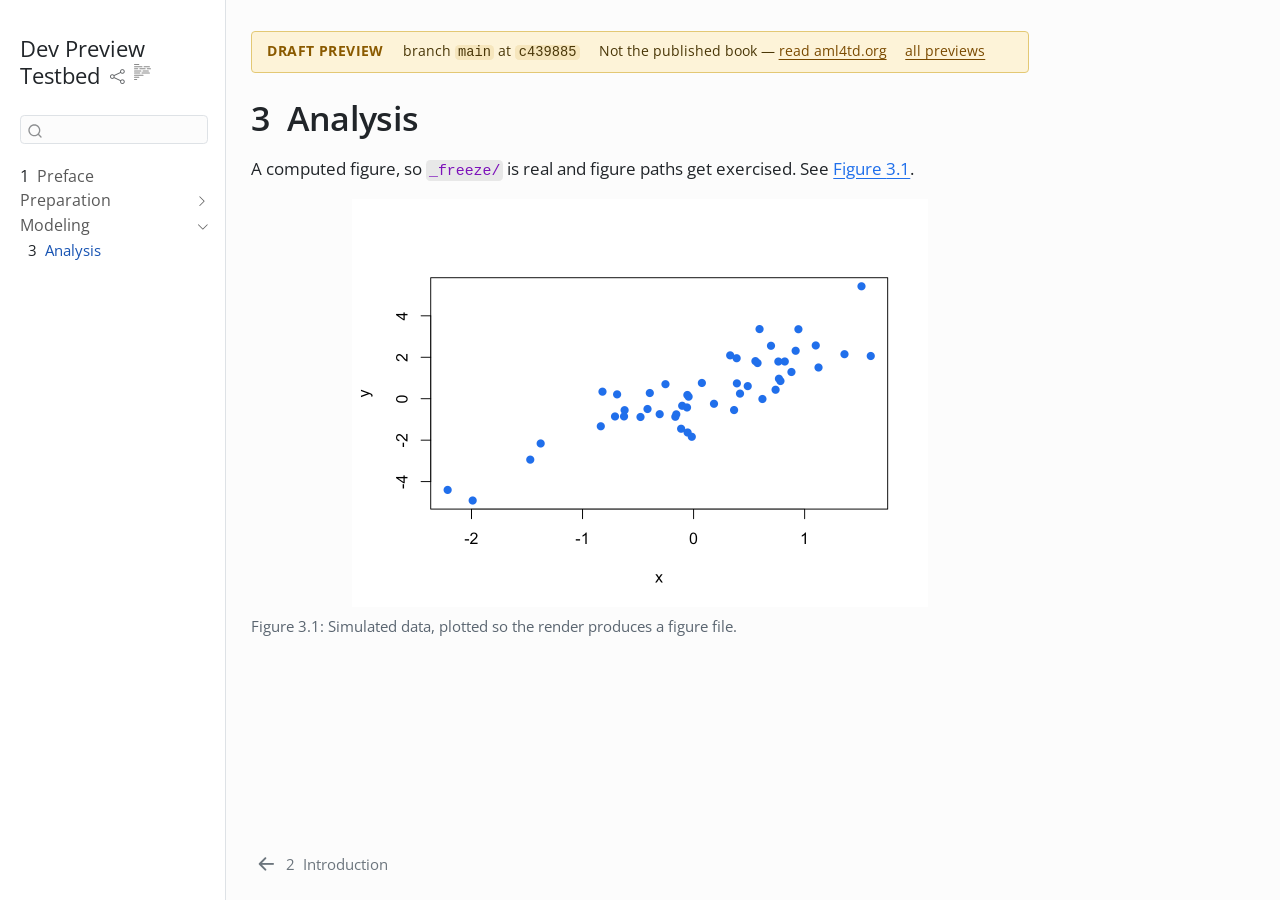
<file: main/chapters/analysis.html>
<!DOCTYPE html>
<html xmlns="http://www.w3.org/1999/xhtml" lang="en" xml:lang="en"><head>

<meta charset="utf-8">
<meta name="generator" content="quarto-1.9.36">

<meta name="viewport" content="width=device-width, initial-scale=1.0, user-scalable=yes">


<title>3&nbsp; Analysis – Dev Preview Testbed</title>
<style>
/* Default styles provided by pandoc.
** See https://pandoc.org/MANUAL.html#variables-for-html for config info.
*/
code{white-space: pre-wrap;}
span.smallcaps{font-variant: small-caps;}
div.columns{display: flex; gap: min(4vw, 1.5em);}
div.column{flex: auto; overflow-x: auto;}
div.hanging-indent{margin-left: 1.5em; text-indent: -1.5em;}
ul.task-list{list-style: none;}
ul.task-list li input[type="checkbox"] {
  width: 0.8em;
  margin: 0 0.8em 0.2em -1em; /* quarto-specific, see https://github.com/quarto-dev/quarto-cli/issues/4556 */ 
  vertical-align: middle;
}
</style>


<script src="../site_libs/quarto-nav/quarto-nav.js"></script>
<script src="../site_libs/quarto-nav/headroom.min.js"></script>
<script src="../site_libs/clipboard/clipboard.min.js"></script>
<script src="../site_libs/quarto-search/autocomplete.umd.js"></script>
<script src="../site_libs/quarto-search/fuse.min.js"></script>
<script src="../site_libs/quarto-search/quarto-search.js"></script>
<meta name="quarto:offset" content="../">
<link href="../chapters/intro.html" rel="prev">
<script src="../site_libs/quarto-html/quarto.js" type="module"></script>
<script src="../site_libs/quarto-html/tabsets/tabsets.js" type="module"></script>
<script src="../site_libs/quarto-html/popper.min.js"></script>
<script src="../site_libs/quarto-html/tippy.umd.min.js"></script>
<script src="../site_libs/quarto-html/anchor.min.js"></script>
<link href="../site_libs/quarto-html/tippy.css" rel="stylesheet">
<link href="../site_libs/quarto-html/quarto-syntax-highlighting-845c23b38eaddc0f92fda52bfe77a8c8.css" rel="stylesheet" id="quarto-text-highlighting-styles">
<script src="../site_libs/bootstrap/bootstrap.min.js"></script>
<link href="../site_libs/bootstrap/bootstrap-icons.css" rel="stylesheet">
<link href="../site_libs/bootstrap/bootstrap-c5a5bbe4616d3a997241d2c7b9c77188.min.css" rel="stylesheet" append-hash="true" id="quarto-bootstrap" data-mode="light">
<script id="quarto-search-options" type="application/json">{
  "location": "sidebar",
  "copy-button": false,
  "collapse-after": 3,
  "panel-placement": "start",
  "type": "textbox",
  "limit": 50,
  "keyboard-shortcut": [
    "f",
    "/",
    "s"
  ],
  "show-item-context": false,
  "language": {
    "search-no-results-text": "No results",
    "search-matching-documents-text": "matching documents",
    "search-copy-link-title": "Copy link to search",
    "search-hide-matches-text": "Hide additional matches",
    "search-more-match-text": "more match in this document",
    "search-more-matches-text": "more matches in this document",
    "search-clear-button-title": "Clear",
    "search-text-placeholder": "",
    "search-detached-cancel-button-title": "Cancel",
    "search-submit-button-title": "Submit",
    "search-label": "Search"
  }
}</script>
<style>
.dev-preview-banner {
  position: sticky; top: 0; z-index: 500;
  display: flex; flex-wrap: wrap; gap: 0.35rem 1.1rem; align-items: baseline;
  margin: 0 0 1.5rem; padding: 0.55rem 0.9rem;
  background: #fdf3d8; border: 1px solid #e3c874; border-radius: 4px;
  color: #4a3708; font-size: 0.85rem; line-height: 1.35;
}
.dev-preview-banner strong {
  color: #8a5a00; text-transform: uppercase; letter-spacing: 0.03em;
}
.dev-preview-banner code {
  background: #f6e6bd; color: #4a3708; padding: 0 0.25em; font-size: 0.95em;
}
.dev-preview-banner a { color: #7a4a00; text-decoration: underline; }
@media print { .dev-preview-banner { display: none; } }
</style>


</head>

<body class="nav-sidebar docked quarto-light">

<div id="quarto-search-results"></div>
  <header id="quarto-header" class="headroom fixed-top">
  <nav class="quarto-secondary-nav">
    <div class="container-fluid d-flex">
      <button type="button" class="quarto-btn-toggle btn" data-bs-toggle="collapse" role="button" data-bs-target=".quarto-sidebar-collapse-item" aria-controls="quarto-sidebar" aria-expanded="false" aria-label="Toggle sidebar navigation" onclick="if (window.quartoToggleHeadroom) { window.quartoToggleHeadroom(); }">
        <i class="bi bi-layout-text-sidebar-reverse"></i>
      </button>
        <a class="flex-grow-1 no-decor" role="navigation" data-bs-toggle="collapse" data-bs-target=".quarto-sidebar-collapse-item" aria-controls="quarto-sidebar" aria-expanded="false" aria-label="Toggle sidebar navigation" onclick="if (window.quartoToggleHeadroom) { window.quartoToggleHeadroom(); }">      
          <h1 class="quarto-secondary-nav-title"><span class="chapter-number">3</span>&nbsp; <span class="chapter-title">Analysis</span></h1>
        </a>     
      <button type="button" class="btn quarto-search-button" aria-label="Search" onclick="window.quartoOpenSearch();">
        <i class="bi bi-search"></i>
      </button>
    </div>
  </nav>
</header>
<!-- content -->
<div id="quarto-content" class="quarto-container page-columns page-rows-contents page-layout-article">
<!-- sidebar -->
  <nav id="quarto-sidebar" class="sidebar collapse collapse-horizontal quarto-sidebar-collapse-item sidebar-navigation docked overflow-auto">
    <div class="pt-lg-2 mt-2 text-left sidebar-header">
    <div class="sidebar-title mb-0 py-0">
      <a href="../">Dev Preview Testbed</a> 
        <div class="sidebar-tools-main">
    <div class="dropdown">
      <a href="" title="Share" id="quarto-navigation-tool-dropdown-0" class="quarto-navigation-tool dropdown-toggle px-1" data-bs-toggle="dropdown" aria-expanded="false" role="link" aria-label="Share"><i class="bi bi-share"></i></a>
      <ul class="dropdown-menu" aria-labelledby="quarto-navigation-tool-dropdown-0">
          <li>
            <a class="dropdown-item sidebar-tools-main-item" href="https://twitter.com/intent/tweet?url=|url|">
              <i class="bi bi-twitter pe-1"></i>
            Twitter
            </a>
          </li>
          <li>
            <a class="dropdown-item sidebar-tools-main-item" href="https://www.linkedin.com/sharing/share-offsite/?url=|url|">
              <i class="bi bi-linkedin pe-1"></i>
            LinkedIn
            </a>
          </li>
      </ul>
    </div>
  <a href="" class="quarto-reader-toggle quarto-navigation-tool px-1" onclick="window.quartoToggleReader(); return false;" title="Toggle reader mode">
  <div class="quarto-reader-toggle-btn">
  <i class="bi"></i>
  </div>
</a>
</div>
    </div>
      </div>
        <div class="mt-2 flex-shrink-0 align-items-center">
        <div class="sidebar-search">
        <div id="quarto-search" class="" title="Search"></div>
        </div>
        </div>
    <div class="sidebar-menu-container"> 
    <ul class="list-unstyled mt-1">
        <li class="sidebar-item">
  <div class="sidebar-item-container"> 
  <a href="../index.html" class="sidebar-item-text sidebar-link">
 <span class="menu-text"><span class="chapter-number">1</span>&nbsp; <span class="chapter-title">Preface</span></span></a>
  </div>
</li>
        <li class="sidebar-item sidebar-item-section">
      <div class="sidebar-item-container"> 
            <a class="sidebar-item-text sidebar-link text-start collapsed" data-bs-toggle="collapse" data-bs-target="#quarto-sidebar-section-1" role="navigation" aria-expanded="false">
 <span class="menu-text">Preparation</span></a>
          <a class="sidebar-item-toggle text-start collapsed" data-bs-toggle="collapse" data-bs-target="#quarto-sidebar-section-1" role="navigation" aria-expanded="false" aria-label="Toggle section">
            <i class="bi bi-chevron-right ms-2"></i>
          </a> 
      </div>
      <ul id="quarto-sidebar-section-1" class="collapse list-unstyled sidebar-section depth1 ">  
          <li class="sidebar-item">
  <div class="sidebar-item-container"> 
  <a href="../chapters/intro.html" class="sidebar-item-text sidebar-link">
 <span class="menu-text"><span class="chapter-number">2</span>&nbsp; <span class="chapter-title">Introduction</span></span></a>
  </div>
</li>
      </ul>
  </li>
        <li class="sidebar-item sidebar-item-section">
      <div class="sidebar-item-container"> 
            <a class="sidebar-item-text sidebar-link text-start" data-bs-toggle="collapse" data-bs-target="#quarto-sidebar-section-2" role="navigation" aria-expanded="true">
 <span class="menu-text">Modeling</span></a>
          <a class="sidebar-item-toggle text-start" data-bs-toggle="collapse" data-bs-target="#quarto-sidebar-section-2" role="navigation" aria-expanded="true" aria-label="Toggle section">
            <i class="bi bi-chevron-right ms-2"></i>
          </a> 
      </div>
      <ul id="quarto-sidebar-section-2" class="collapse list-unstyled sidebar-section depth1 show">  
          <li class="sidebar-item">
  <div class="sidebar-item-container"> 
  <a href="../chapters/analysis.html" class="sidebar-item-text sidebar-link active">
 <span class="menu-text"><span class="chapter-number">3</span>&nbsp; <span class="chapter-title">Analysis</span></span></a>
  </div>
</li>
      </ul>
  </li>
    </ul>
    </div>
</nav>
<div id="quarto-sidebar-glass" class="quarto-sidebar-collapse-item" data-bs-toggle="collapse" data-bs-target=".quarto-sidebar-collapse-item"></div>
<!-- margin-sidebar -->
    <div id="quarto-margin-sidebar" class="sidebar margin-sidebar zindex-bottom">
        
    </div>
<!-- main -->
<main class="content" id="quarto-document-content">
<div class="dev-preview-banner">
  <strong>Draft preview</strong>
  <span>branch <code>main</code> at <code>c439885</code></span>
  <span>Not the published book —
    <a href="https://aml4td.org">read aml4td.org</a></span>
  <span><a href="https://warm-bread-coffin.org/">all previews</a></span>
</div>

<header id="title-block-header" class="quarto-title-block default">
<div class="quarto-title">
<h1 class="title d-none d-lg-block"><span class="chapter-number">3</span>&nbsp; <span class="chapter-title">Analysis</span></h1>
</div>



<div class="quarto-title-meta">

    
  
    
  </div>
  


</header>


<p>A computed figure, so <code>_freeze/</code> is real and figure paths get exercised. See <a href="#fig-scatter" class="quarto-xref">Figure&nbsp;<span>3.1</span></a>.</p>
<div class="cell">
<div class="cell-output-display">
<div id="fig-scatter" class="quarto-float quarto-figure quarto-figure-center anchored">
<figure class="quarto-float quarto-float-fig figure">
<div aria-describedby="fig-scatter-caption-0ceaefa1-69ba-4598-a22c-09a6ac19f8ca">
<img src="analysis_files/figure-html/fig-scatter-1.png" class="img-fluid figure-img" width="576">
</div>
<figcaption class="quarto-float-caption-bottom quarto-float-caption quarto-float-fig" id="fig-scatter-caption-0ceaefa1-69ba-4598-a22c-09a6ac19f8ca">
Figure&nbsp;3.1: Simulated data, plotted so the render produces a figure file.
</figcaption>
</figure>
</div>
</div>
</div>



</main> <!-- /main -->
<script id="quarto-html-after-body" type="application/javascript">
  window.document.addEventListener("DOMContentLoaded", function (event) {
    const icon = "";
    const anchorJS = new window.AnchorJS();
    anchorJS.options = {
      placement: 'right',
      icon: icon
    };
    anchorJS.add('.anchored');
    const isCodeAnnotation = (el) => {
      for (const clz of el.classList) {
        if (clz.startsWith('code-annotation-')) {                     
          return true;
        }
      }
      return false;
    }
    const onCopySuccess = function(e) {
      // button target
      const button = e.trigger;
      // don't keep focus
      button.blur();
      // flash "checked"
      button.classList.add('code-copy-button-checked');
      var currentTitle = button.getAttribute("title");
      button.setAttribute("title", "Copied!");
      let tooltip;
      if (window.bootstrap) {
        button.setAttribute("data-bs-toggle", "tooltip");
        button.setAttribute("data-bs-placement", "left");
        button.setAttribute("data-bs-title", "Copied!");
        tooltip = new bootstrap.Tooltip(button, 
          { trigger: "manual", 
            customClass: "code-copy-button-tooltip",
            offset: [0, -8]});
        tooltip.show();    
      }
      setTimeout(function() {
        if (tooltip) {
          tooltip.hide();
          button.removeAttribute("data-bs-title");
          button.removeAttribute("data-bs-toggle");
          button.removeAttribute("data-bs-placement");
        }
        button.setAttribute("title", currentTitle);
        button.classList.remove('code-copy-button-checked');
      }, 1000);
      // clear code selection
      e.clearSelection();
    }
    const getTextToCopy = function(trigger) {
      const outerScaffold = trigger.parentElement.cloneNode(true);
      const codeEl = outerScaffold.querySelector('code');
      for (const childEl of codeEl.children) {
        if (isCodeAnnotation(childEl)) {
          childEl.remove();
        }
      }
      return codeEl.innerText;
    }
    const clipboard = new window.ClipboardJS('.code-copy-button:not([data-in-quarto-modal])', {
      text: getTextToCopy
    });
    clipboard.on('success', onCopySuccess);
    if (window.document.getElementById('quarto-embedded-source-code-modal')) {
      const clipboardModal = new window.ClipboardJS('.code-copy-button[data-in-quarto-modal]', {
        text: getTextToCopy,
        container: window.document.getElementById('quarto-embedded-source-code-modal')
      });
      clipboardModal.on('success', onCopySuccess);
    }
      var localhostRegex = new RegExp(/^(?:http|https):\/\/localhost\:?[0-9]*\//);
      var mailtoRegex = new RegExp(/^mailto:/);
        var filterRegex = new RegExp("https:\/\/warm-bread-coffin\.org\/main\/");
      var isInternal = (href) => {
          return filterRegex.test(href) || localhostRegex.test(href) || mailtoRegex.test(href);
      }
      // Inspect non-navigation links and adorn them if external
     var links = window.document.querySelectorAll('a[href]:not(.nav-link):not(.navbar-brand):not(.toc-action):not(.sidebar-link):not(.sidebar-item-toggle):not(.pagination-link):not(.no-external):not([aria-hidden]):not(.dropdown-item):not(.quarto-navigation-tool):not(.about-link)');
      for (var i=0; i<links.length; i++) {
        const link = links[i];
        if (!isInternal(link.href)) {
          // undo the damage that might have been done by quarto-nav.js in the case of
          // links that we want to consider external
          if (link.dataset.originalHref !== undefined) {
            link.href = link.dataset.originalHref;
          }
        }
      }
    function tippyHover(el, contentFn, onTriggerFn, onUntriggerFn) {
      const config = {
        allowHTML: true,
        maxWidth: 500,
        delay: 100,
        arrow: false,
        appendTo: function(el) {
            return el.parentElement;
        },
        interactive: true,
        interactiveBorder: 10,
        theme: 'quarto',
        placement: 'bottom-start',
      };
      if (contentFn) {
        config.content = contentFn;
      }
      if (onTriggerFn) {
        config.onTrigger = onTriggerFn;
      }
      if (onUntriggerFn) {
        config.onUntrigger = onUntriggerFn;
      }
      window.tippy(el, config); 
    }
    const noterefs = window.document.querySelectorAll('a[role="doc-noteref"]');
    for (var i=0; i<noterefs.length; i++) {
      const ref = noterefs[i];
      tippyHover(ref, function() {
        // use id or data attribute instead here
        let href = ref.getAttribute('data-footnote-href') || ref.getAttribute('href');
        try { href = new URL(href).hash; } catch {}
        const id = href.replace(/^#\/?/, "");
        const note = window.document.getElementById(id);
        if (note) {
          return note.innerHTML;
        } else {
          return "";
        }
      });
    }
    const xrefs = window.document.querySelectorAll('a.quarto-xref');
    const processXRef = (id, note) => {
      // Strip column container classes
      const stripColumnClz = (el) => {
        el.classList.remove("page-full", "page-columns");
        if (el.children) {
          for (const child of el.children) {
            stripColumnClz(child);
          }
        }
      }
      stripColumnClz(note)
      if (id === null || id.startsWith('sec-')) {
        // Special case sections, only their first couple elements
        const container = document.createElement("div");
        if (note.children && note.children.length > 2) {
          container.appendChild(note.children[0].cloneNode(true));
          for (let i = 1; i < note.children.length; i++) {
            const child = note.children[i];
            if (child.tagName === "P" && child.innerText === "") {
              continue;
            } else {
              container.appendChild(child.cloneNode(true));
              break;
            }
          }
          if (window.Quarto?.typesetMath) {
            window.Quarto.typesetMath(container);
          }
          return container.innerHTML
        } else {
          if (window.Quarto?.typesetMath) {
            window.Quarto.typesetMath(note);
          }
          return note.innerHTML;
        }
      } else {
        // Remove any anchor links if they are present
        const anchorLink = note.querySelector('a.anchorjs-link');
        if (anchorLink) {
          anchorLink.remove();
        }
        if (window.Quarto?.typesetMath) {
          window.Quarto.typesetMath(note);
        }
        if (note.classList.contains("callout")) {
          return note.outerHTML;
        } else {
          return note.innerHTML;
        }
      }
    }
    for (var i=0; i<xrefs.length; i++) {
      const xref = xrefs[i];
      tippyHover(xref, undefined, function(instance) {
        instance.disable();
        let url = xref.getAttribute('href');
        let hash = undefined; 
        if (url.startsWith('#')) {
          hash = url;
        } else {
          try { hash = new URL(url).hash; } catch {}
        }
        if (hash) {
          const id = hash.replace(/^#\/?/, "");
          const note = window.document.getElementById(id);
          if (note !== null) {
            try {
              const html = processXRef(id, note.cloneNode(true));
              instance.setContent(html);
            } finally {
              instance.enable();
              instance.show();
            }
          } else {
            // See if we can fetch this
            fetch(url.split('#')[0])
            .then(res => res.text())
            .then(html => {
              const parser = new DOMParser();
              const htmlDoc = parser.parseFromString(html, "text/html");
              const note = htmlDoc.getElementById(id);
              if (note !== null) {
                const html = processXRef(id, note);
                instance.setContent(html);
              } 
            }).finally(() => {
              instance.enable();
              instance.show();
            });
          }
        } else {
          // See if we can fetch a full url (with no hash to target)
          // This is a special case and we should probably do some content thinning / targeting
          fetch(url)
          .then(res => res.text())
          .then(html => {
            const parser = new DOMParser();
            const htmlDoc = parser.parseFromString(html, "text/html");
            const note = htmlDoc.querySelector('main.content');
            if (note !== null) {
              // This should only happen for chapter cross references
              // (since there is no id in the URL)
              // remove the first header
              if (note.children.length > 0 && note.children[0].tagName === "HEADER") {
                note.children[0].remove();
              }
              const html = processXRef(null, note);
              instance.setContent(html);
            } 
          }).finally(() => {
            instance.enable();
            instance.show();
          });
        }
      }, function(instance) {
      });
    }
        let selectedAnnoteEl;
        const selectorForAnnotation = ( cell, annotation) => {
          let cellAttr = 'data-code-cell="' + cell + '"';
          let lineAttr = 'data-code-annotation="' +  annotation + '"';
          const selector = 'span[' + cellAttr + '][' + lineAttr + ']';
          return selector;
        }
        const selectCodeLines = (annoteEl) => {
          const doc = window.document;
          const targetCell = annoteEl.getAttribute("data-target-cell");
          const targetAnnotation = annoteEl.getAttribute("data-target-annotation");
          const annoteSpan = window.document.querySelector(selectorForAnnotation(targetCell, targetAnnotation));
          const lines = annoteSpan.getAttribute("data-code-lines").split(",");
          const lineIds = lines.map((line) => {
            return targetCell + "-" + line;
          })
          let top = null;
          let height = null;
          let parent = null;
          if (lineIds.length > 0) {
              //compute the position of the single el (top and bottom and make a div)
              const el = window.document.getElementById(lineIds[0]);
              top = el.offsetTop;
              height = el.offsetHeight;
              parent = el.parentElement.parentElement;
            if (lineIds.length > 1) {
              const lastEl = window.document.getElementById(lineIds[lineIds.length - 1]);
              const bottom = lastEl.offsetTop + lastEl.offsetHeight;
              height = bottom - top;
            }
            if (top !== null && height !== null && parent !== null) {
              // cook up a div (if necessary) and position it 
              let div = window.document.getElementById("code-annotation-line-highlight");
              if (div === null) {
                div = window.document.createElement("div");
                div.setAttribute("id", "code-annotation-line-highlight");
                div.style.position = 'absolute';
                parent.appendChild(div);
              }
              div.style.top = top - 2 + "px";
              div.style.height = height + 4 + "px";
              div.style.left = 0;
              let gutterDiv = window.document.getElementById("code-annotation-line-highlight-gutter");
              if (gutterDiv === null) {
                gutterDiv = window.document.createElement("div");
                gutterDiv.setAttribute("id", "code-annotation-line-highlight-gutter");
                gutterDiv.style.position = 'absolute';
                const codeCell = window.document.getElementById(targetCell);
                const gutter = codeCell.querySelector('.code-annotation-gutter');
                gutter.appendChild(gutterDiv);
              }
              gutterDiv.style.top = top - 2 + "px";
              gutterDiv.style.height = height + 4 + "px";
            }
            selectedAnnoteEl = annoteEl;
          }
        };
        const unselectCodeLines = () => {
          const elementsIds = ["code-annotation-line-highlight", "code-annotation-line-highlight-gutter"];
          elementsIds.forEach((elId) => {
            const div = window.document.getElementById(elId);
            if (div) {
              div.remove();
            }
          });
          selectedAnnoteEl = undefined;
        };
          // Handle positioning of the toggle
      window.addEventListener(
        "resize",
        throttle(() => {
          elRect = undefined;
          if (selectedAnnoteEl) {
            selectCodeLines(selectedAnnoteEl);
          }
        }, 10)
      );
      function throttle(fn, ms) {
      let throttle = false;
      let timer;
        return (...args) => {
          if(!throttle) { // first call gets through
              fn.apply(this, args);
              throttle = true;
          } else { // all the others get throttled
              if(timer) clearTimeout(timer); // cancel #2
              timer = setTimeout(() => {
                fn.apply(this, args);
                timer = throttle = false;
              }, ms);
          }
        };
      }
        // Attach click handler to the DT
        const annoteDls = window.document.querySelectorAll('dt[data-target-cell]');
        for (const annoteDlNode of annoteDls) {
          annoteDlNode.addEventListener('click', (event) => {
            const clickedEl = event.target;
            if (clickedEl !== selectedAnnoteEl) {
              unselectCodeLines();
              const activeEl = window.document.querySelector('dt[data-target-cell].code-annotation-active');
              if (activeEl) {
                activeEl.classList.remove('code-annotation-active');
              }
              selectCodeLines(clickedEl);
              clickedEl.classList.add('code-annotation-active');
            } else {
              // Unselect the line
              unselectCodeLines();
              clickedEl.classList.remove('code-annotation-active');
            }
          });
        }
    const findCites = (el) => {
      const parentEl = el.parentElement;
      if (parentEl) {
        const cites = parentEl.dataset.cites;
        if (cites) {
          return {
            el,
            cites: cites.split(' ')
          };
        } else {
          return findCites(el.parentElement)
        }
      } else {
        return undefined;
      }
    };
    var bibliorefs = window.document.querySelectorAll('a[role="doc-biblioref"]');
    for (var i=0; i<bibliorefs.length; i++) {
      const ref = bibliorefs[i];
      const citeInfo = findCites(ref);
      if (citeInfo) {
        tippyHover(citeInfo.el, function() {
          var popup = window.document.createElement('div');
          citeInfo.cites.forEach(function(cite) {
            var citeDiv = window.document.createElement('div');
            citeDiv.classList.add('hanging-indent');
            citeDiv.classList.add('csl-entry');
            var biblioDiv = window.document.getElementById('ref-' + cite);
            if (biblioDiv) {
              citeDiv.innerHTML = biblioDiv.innerHTML;
            }
            popup.appendChild(citeDiv);
          });
          return popup.innerHTML;
        });
      }
    }
  });
  </script>
<nav class="page-navigation">
  <div class="nav-page nav-page-previous">
      <a href="../chapters/intro.html" class="pagination-link" aria-label="Introduction">
        <i class="bi bi-arrow-left-short"></i> <span class="nav-page-text"><span class="chapter-number">2</span>&nbsp; <span class="chapter-title">Introduction</span></span>
      </a>          
  </div>
  <div class="nav-page nav-page-next">
  </div>
</nav>
</div> <!-- /content -->




</body></html>
</file>
<file: code-change/site_libs/quarto-html/tippy.css>
.tippy-box[data-animation=fade][data-state=hidden]{opacity:0}[data-tippy-root]{max-width:calc(100vw - 10px)}.tippy-box{position:relative;background-color:#333;color:#fff;border-radius:4px;font-size:14px;line-height:1.4;white-space:normal;outline:0;transition-property:transform,visibility,opacity}.tippy-box[data-placement^=top]>.tippy-arrow{bottom:0}.tippy-box[data-placement^=top]>.tippy-arrow:before{bottom:-7px;left:0;border-width:8px 8px 0;border-top-color:initial;transform-origin:center top}.tippy-box[data-placement^=bottom]>.tippy-arrow{top:0}.tippy-box[data-placement^=bottom]>.tippy-arrow:before{top:-7px;left:0;border-width:0 8px 8px;border-bottom-color:initial;transform-origin:center bottom}.tippy-box[data-placement^=left]>.tippy-arrow{right:0}.tippy-box[data-placement^=left]>.tippy-arrow:before{border-width:8px 0 8px 8px;border-left-color:initial;right:-7px;transform-origin:center left}.tippy-box[data-placement^=right]>.tippy-arrow{left:0}.tippy-box[data-placement^=right]>.tippy-arrow:before{left:-7px;border-width:8px 8px 8px 0;border-right-color:initial;transform-origin:center right}.tippy-box[data-inertia][data-state=visible]{transition-timing-function:cubic-bezier(.54,1.5,.38,1.11)}.tippy-arrow{width:16px;height:16px;color:#333}.tippy-arrow:before{content:"";position:absolute;border-color:transparent;border-style:solid}.tippy-content{position:relative;padding:5px 9px;z-index:1}
</file>
<file: code-change/site_libs/quarto-html/quarto-syntax-highlighting-845c23b38eaddc0f92fda52bfe77a8c8.css>
/* quarto syntax highlight colors */
:root {
  --quarto-hl-ot-color: #003B4F;
  --quarto-hl-at-color: #657422;
  --quarto-hl-ss-color: #20794D;
  --quarto-hl-an-color: #5E5E5E;
  --quarto-hl-fu-color: #4758AB;
  --quarto-hl-st-color: #20794D;
  --quarto-hl-cf-color: #003B4F;
  --quarto-hl-op-color: #5E5E5E;
  --quarto-hl-er-color: #AD0000;
  --quarto-hl-bn-color: #AD0000;
  --quarto-hl-al-color: #AD0000;
  --quarto-hl-va-color: #111111;
  --quarto-hl-bu-color: inherit;
  --quarto-hl-ex-color: inherit;
  --quarto-hl-pp-color: #AD0000;
  --quarto-hl-in-color: #5E5E5E;
  --quarto-hl-vs-color: #20794D;
  --quarto-hl-wa-color: #5E5E5E;
  --quarto-hl-do-color: #5E5E5E;
  --quarto-hl-im-color: #00769E;
  --quarto-hl-ch-color: #20794D;
  --quarto-hl-dt-color: #AD0000;
  --quarto-hl-fl-color: #AD0000;
  --quarto-hl-co-color: #5E5E5E;
  --quarto-hl-cv-color: #5E5E5E;
  --quarto-hl-cn-color: #8f5902;
  --quarto-hl-sc-color: #5E5E5E;
  --quarto-hl-dv-color: #AD0000;
  --quarto-hl-kw-color: #003B4F;
}

/* other quarto variables */
:root {
  --quarto-font-monospace: SFMono-Regular, Menlo, Monaco, Consolas, "Liberation Mono", "Courier New", monospace;
}

/* syntax highlight based on Pandoc's rules */
pre > code.sourceCode > span {
  color: #003B4F;
}

code.sourceCode > span {
  color: #003B4F;
}

div.sourceCode,
div.sourceCode pre.sourceCode {
  color: #003B4F;
}

/* Normal */
code span {
  color: #003B4F;
}

/* Alert */
code span.al {
  color: #AD0000;
  font-style: inherit;
}

/* Annotation */
code span.an {
  color: #5E5E5E;
  font-style: inherit;
}

/* Attribute */
code span.at {
  color: #657422;
  font-style: inherit;
}

/* BaseN */
code span.bn {
  color: #AD0000;
  font-style: inherit;
}

/* BuiltIn */
code span.bu {
  font-style: inherit;
}

/* ControlFlow */
code span.cf {
  color: #003B4F;
  font-weight: bold;
  font-style: inherit;
}

/* Char */
code span.ch {
  color: #20794D;
  font-style: inherit;
}

/* Constant */
code span.cn {
  color: #8f5902;
  font-style: inherit;
}

/* Comment */
code span.co {
  color: #5E5E5E;
  font-style: inherit;
}

/* CommentVar */
code span.cv {
  color: #5E5E5E;
  font-style: italic;
}

/* Documentation */
code span.do {
  color: #5E5E5E;
  font-style: italic;
}

/* DataType */
code span.dt {
  color: #AD0000;
  font-style: inherit;
}

/* DecVal */
code span.dv {
  color: #AD0000;
  font-style: inherit;
}

/* Error */
code span.er {
  color: #AD0000;
  font-style: inherit;
}

/* Extension */
code span.ex {
  font-style: inherit;
}

/* Float */
code span.fl {
  color: #AD0000;
  font-style: inherit;
}

/* Function */
code span.fu {
  color: #4758AB;
  font-style: inherit;
}

/* Import */
code span.im {
  color: #00769E;
  font-style: inherit;
}

/* Information */
code span.in {
  color: #5E5E5E;
  font-style: inherit;
}

/* Keyword */
code span.kw {
  color: #003B4F;
  font-weight: bold;
  font-style: inherit;
}

/* Operator */
code span.op {
  color: #5E5E5E;
  font-style: inherit;
}

/* Other */
code span.ot {
  color: #003B4F;
  font-style: inherit;
}

/* Preprocessor */
code span.pp {
  color: #AD0000;
  font-style: inherit;
}

/* SpecialChar */
code span.sc {
  color: #5E5E5E;
  font-style: inherit;
}

/* SpecialString */
code span.ss {
  color: #20794D;
  font-style: inherit;
}

/* String */
code span.st {
  color: #20794D;
  font-style: inherit;
}

/* Variable */
code span.va {
  color: #111111;
  font-style: inherit;
}

/* VerbatimString */
code span.vs {
  color: #20794D;
  font-style: inherit;
}

/* Warning */
code span.wa {
  color: #5E5E5E;
  font-style: italic;
}

.prevent-inlining {
  content: "</";
}

/*# sourceMappingURL=ac89f0bb514bba72461919f78549e31c.css.map */
</file>
<file: feature-fix-typos/site_libs/quarto-html/tippy.css>
.tippy-box[data-animation=fade][data-state=hidden]{opacity:0}[data-tippy-root]{max-width:calc(100vw - 10px)}.tippy-box{position:relative;background-color:#333;color:#fff;border-radius:4px;font-size:14px;line-height:1.4;white-space:normal;outline:0;transition-property:transform,visibility,opacity}.tippy-box[data-placement^=top]>.tippy-arrow{bottom:0}.tippy-box[data-placement^=top]>.tippy-arrow:before{bottom:-7px;left:0;border-width:8px 8px 0;border-top-color:initial;transform-origin:center top}.tippy-box[data-placement^=bottom]>.tippy-arrow{top:0}.tippy-box[data-placement^=bottom]>.tippy-arrow:before{top:-7px;left:0;border-width:0 8px 8px;border-bottom-color:initial;transform-origin:center bottom}.tippy-box[data-placement^=left]>.tippy-arrow{right:0}.tippy-box[data-placement^=left]>.tippy-arrow:before{border-width:8px 0 8px 8px;border-left-color:initial;right:-7px;transform-origin:center left}.tippy-box[data-placement^=right]>.tippy-arrow{left:0}.tippy-box[data-placement^=right]>.tippy-arrow:before{left:-7px;border-width:8px 8px 8px 0;border-right-color:initial;transform-origin:center right}.tippy-box[data-inertia][data-state=visible]{transition-timing-function:cubic-bezier(.54,1.5,.38,1.11)}.tippy-arrow{width:16px;height:16px;color:#333}.tippy-arrow:before{content:"";position:absolute;border-color:transparent;border-style:solid}.tippy-content{position:relative;padding:5px 9px;z-index:1}
</file>
<file: feature-fix-typos/site_libs/quarto-html/quarto-syntax-highlighting-845c23b38eaddc0f92fda52bfe77a8c8.css>
/* quarto syntax highlight colors */
:root {
  --quarto-hl-ot-color: #003B4F;
  --quarto-hl-at-color: #657422;
  --quarto-hl-ss-color: #20794D;
  --quarto-hl-an-color: #5E5E5E;
  --quarto-hl-fu-color: #4758AB;
  --quarto-hl-st-color: #20794D;
  --quarto-hl-cf-color: #003B4F;
  --quarto-hl-op-color: #5E5E5E;
  --quarto-hl-er-color: #AD0000;
  --quarto-hl-bn-color: #AD0000;
  --quarto-hl-al-color: #AD0000;
  --quarto-hl-va-color: #111111;
  --quarto-hl-bu-color: inherit;
  --quarto-hl-ex-color: inherit;
  --quarto-hl-pp-color: #AD0000;
  --quarto-hl-in-color: #5E5E5E;
  --quarto-hl-vs-color: #20794D;
  --quarto-hl-wa-color: #5E5E5E;
  --quarto-hl-do-color: #5E5E5E;
  --quarto-hl-im-color: #00769E;
  --quarto-hl-ch-color: #20794D;
  --quarto-hl-dt-color: #AD0000;
  --quarto-hl-fl-color: #AD0000;
  --quarto-hl-co-color: #5E5E5E;
  --quarto-hl-cv-color: #5E5E5E;
  --quarto-hl-cn-color: #8f5902;
  --quarto-hl-sc-color: #5E5E5E;
  --quarto-hl-dv-color: #AD0000;
  --quarto-hl-kw-color: #003B4F;
}

/* other quarto variables */
:root {
  --quarto-font-monospace: SFMono-Regular, Menlo, Monaco, Consolas, "Liberation Mono", "Courier New", monospace;
}

/* syntax highlight based on Pandoc's rules */
pre > code.sourceCode > span {
  color: #003B4F;
}

code.sourceCode > span {
  color: #003B4F;
}

div.sourceCode,
div.sourceCode pre.sourceCode {
  color: #003B4F;
}

/* Normal */
code span {
  color: #003B4F;
}

/* Alert */
code span.al {
  color: #AD0000;
  font-style: inherit;
}

/* Annotation */
code span.an {
  color: #5E5E5E;
  font-style: inherit;
}

/* Attribute */
code span.at {
  color: #657422;
  font-style: inherit;
}

/* BaseN */
code span.bn {
  color: #AD0000;
  font-style: inherit;
}

/* BuiltIn */
code span.bu {
  font-style: inherit;
}

/* ControlFlow */
code span.cf {
  color: #003B4F;
  font-weight: bold;
  font-style: inherit;
}

/* Char */
code span.ch {
  color: #20794D;
  font-style: inherit;
}

/* Constant */
code span.cn {
  color: #8f5902;
  font-style: inherit;
}

/* Comment */
code span.co {
  color: #5E5E5E;
  font-style: inherit;
}

/* CommentVar */
code span.cv {
  color: #5E5E5E;
  font-style: italic;
}

/* Documentation */
code span.do {
  color: #5E5E5E;
  font-style: italic;
}

/* DataType */
code span.dt {
  color: #AD0000;
  font-style: inherit;
}

/* DecVal */
code span.dv {
  color: #AD0000;
  font-style: inherit;
}

/* Error */
code span.er {
  color: #AD0000;
  font-style: inherit;
}

/* Extension */
code span.ex {
  font-style: inherit;
}

/* Float */
code span.fl {
  color: #AD0000;
  font-style: inherit;
}

/* Function */
code span.fu {
  color: #4758AB;
  font-style: inherit;
}

/* Import */
code span.im {
  color: #00769E;
  font-style: inherit;
}

/* Information */
code span.in {
  color: #5E5E5E;
  font-style: inherit;
}

/* Keyword */
code span.kw {
  color: #003B4F;
  font-weight: bold;
  font-style: inherit;
}

/* Operator */
code span.op {
  color: #5E5E5E;
  font-style: inherit;
}

/* Other */
code span.ot {
  color: #003B4F;
  font-style: inherit;
}

/* Preprocessor */
code span.pp {
  color: #AD0000;
  font-style: inherit;
}

/* SpecialChar */
code span.sc {
  color: #5E5E5E;
  font-style: inherit;
}

/* SpecialString */
code span.ss {
  color: #20794D;
  font-style: inherit;
}

/* String */
code span.st {
  color: #20794D;
  font-style: inherit;
}

/* Variable */
code span.va {
  color: #111111;
  font-style: inherit;
}

/* VerbatimString */
code span.vs {
  color: #20794D;
  font-style: inherit;
}

/* Warning */
code span.wa {
  color: #5E5E5E;
  font-style: italic;
}

.prevent-inlining {
  content: "</";
}

/*# sourceMappingURL=ac89f0bb514bba72461919f78549e31c.css.map */
</file>
<file: main/site_libs/quarto-html/tippy.css>
.tippy-box[data-animation=fade][data-state=hidden]{opacity:0}[data-tippy-root]{max-width:calc(100vw - 10px)}.tippy-box{position:relative;background-color:#333;color:#fff;border-radius:4px;font-size:14px;line-height:1.4;white-space:normal;outline:0;transition-property:transform,visibility,opacity}.tippy-box[data-placement^=top]>.tippy-arrow{bottom:0}.tippy-box[data-placement^=top]>.tippy-arrow:before{bottom:-7px;left:0;border-width:8px 8px 0;border-top-color:initial;transform-origin:center top}.tippy-box[data-placement^=bottom]>.tippy-arrow{top:0}.tippy-box[data-placement^=bottom]>.tippy-arrow:before{top:-7px;left:0;border-width:0 8px 8px;border-bottom-color:initial;transform-origin:center bottom}.tippy-box[data-placement^=left]>.tippy-arrow{right:0}.tippy-box[data-placement^=left]>.tippy-arrow:before{border-width:8px 0 8px 8px;border-left-color:initial;right:-7px;transform-origin:center left}.tippy-box[data-placement^=right]>.tippy-arrow{left:0}.tippy-box[data-placement^=right]>.tippy-arrow:before{left:-7px;border-width:8px 8px 8px 0;border-right-color:initial;transform-origin:center right}.tippy-box[data-inertia][data-state=visible]{transition-timing-function:cubic-bezier(.54,1.5,.38,1.11)}.tippy-arrow{width:16px;height:16px;color:#333}.tippy-arrow:before{content:"";position:absolute;border-color:transparent;border-style:solid}.tippy-content{position:relative;padding:5px 9px;z-index:1}
</file>
<file: main/site_libs/quarto-html/quarto-syntax-highlighting-845c23b38eaddc0f92fda52bfe77a8c8.css>
/* quarto syntax highlight colors */
:root {
  --quarto-hl-ot-color: #003B4F;
  --quarto-hl-at-color: #657422;
  --quarto-hl-ss-color: #20794D;
  --quarto-hl-an-color: #5E5E5E;
  --quarto-hl-fu-color: #4758AB;
  --quarto-hl-st-color: #20794D;
  --quarto-hl-cf-color: #003B4F;
  --quarto-hl-op-color: #5E5E5E;
  --quarto-hl-er-color: #AD0000;
  --quarto-hl-bn-color: #AD0000;
  --quarto-hl-al-color: #AD0000;
  --quarto-hl-va-color: #111111;
  --quarto-hl-bu-color: inherit;
  --quarto-hl-ex-color: inherit;
  --quarto-hl-pp-color: #AD0000;
  --quarto-hl-in-color: #5E5E5E;
  --quarto-hl-vs-color: #20794D;
  --quarto-hl-wa-color: #5E5E5E;
  --quarto-hl-do-color: #5E5E5E;
  --quarto-hl-im-color: #00769E;
  --quarto-hl-ch-color: #20794D;
  --quarto-hl-dt-color: #AD0000;
  --quarto-hl-fl-color: #AD0000;
  --quarto-hl-co-color: #5E5E5E;
  --quarto-hl-cv-color: #5E5E5E;
  --quarto-hl-cn-color: #8f5902;
  --quarto-hl-sc-color: #5E5E5E;
  --quarto-hl-dv-color: #AD0000;
  --quarto-hl-kw-color: #003B4F;
}

/* other quarto variables */
:root {
  --quarto-font-monospace: SFMono-Regular, Menlo, Monaco, Consolas, "Liberation Mono", "Courier New", monospace;
}

/* syntax highlight based on Pandoc's rules */
pre > code.sourceCode > span {
  color: #003B4F;
}

code.sourceCode > span {
  color: #003B4F;
}

div.sourceCode,
div.sourceCode pre.sourceCode {
  color: #003B4F;
}

/* Normal */
code span {
  color: #003B4F;
}

/* Alert */
code span.al {
  color: #AD0000;
  font-style: inherit;
}

/* Annotation */
code span.an {
  color: #5E5E5E;
  font-style: inherit;
}

/* Attribute */
code span.at {
  color: #657422;
  font-style: inherit;
}

/* BaseN */
code span.bn {
  color: #AD0000;
  font-style: inherit;
}

/* BuiltIn */
code span.bu {
  font-style: inherit;
}

/* ControlFlow */
code span.cf {
  color: #003B4F;
  font-weight: bold;
  font-style: inherit;
}

/* Char */
code span.ch {
  color: #20794D;
  font-style: inherit;
}

/* Constant */
code span.cn {
  color: #8f5902;
  font-style: inherit;
}

/* Comment */
code span.co {
  color: #5E5E5E;
  font-style: inherit;
}

/* CommentVar */
code span.cv {
  color: #5E5E5E;
  font-style: italic;
}

/* Documentation */
code span.do {
  color: #5E5E5E;
  font-style: italic;
}

/* DataType */
code span.dt {
  color: #AD0000;
  font-style: inherit;
}

/* DecVal */
code span.dv {
  color: #AD0000;
  font-style: inherit;
}

/* Error */
code span.er {
  color: #AD0000;
  font-style: inherit;
}

/* Extension */
code span.ex {
  font-style: inherit;
}

/* Float */
code span.fl {
  color: #AD0000;
  font-style: inherit;
}

/* Function */
code span.fu {
  color: #4758AB;
  font-style: inherit;
}

/* Import */
code span.im {
  color: #00769E;
  font-style: inherit;
}

/* Information */
code span.in {
  color: #5E5E5E;
  font-style: inherit;
}

/* Keyword */
code span.kw {
  color: #003B4F;
  font-weight: bold;
  font-style: inherit;
}

/* Operator */
code span.op {
  color: #5E5E5E;
  font-style: inherit;
}

/* Other */
code span.ot {
  color: #003B4F;
  font-style: inherit;
}

/* Preprocessor */
code span.pp {
  color: #AD0000;
  font-style: inherit;
}

/* SpecialChar */
code span.sc {
  color: #5E5E5E;
  font-style: inherit;
}

/* SpecialString */
code span.ss {
  color: #20794D;
  font-style: inherit;
}

/* String */
code span.st {
  color: #20794D;
  font-style: inherit;
}

/* Variable */
code span.va {
  color: #111111;
  font-style: inherit;
}

/* VerbatimString */
code span.vs {
  color: #20794D;
  font-style: inherit;
}

/* Warning */
code span.wa {
  color: #5E5E5E;
  font-style: italic;
}

.prevent-inlining {
  content: "</";
}

/*# sourceMappingURL=ac89f0bb514bba72461919f78549e31c.css.map */
</file>
